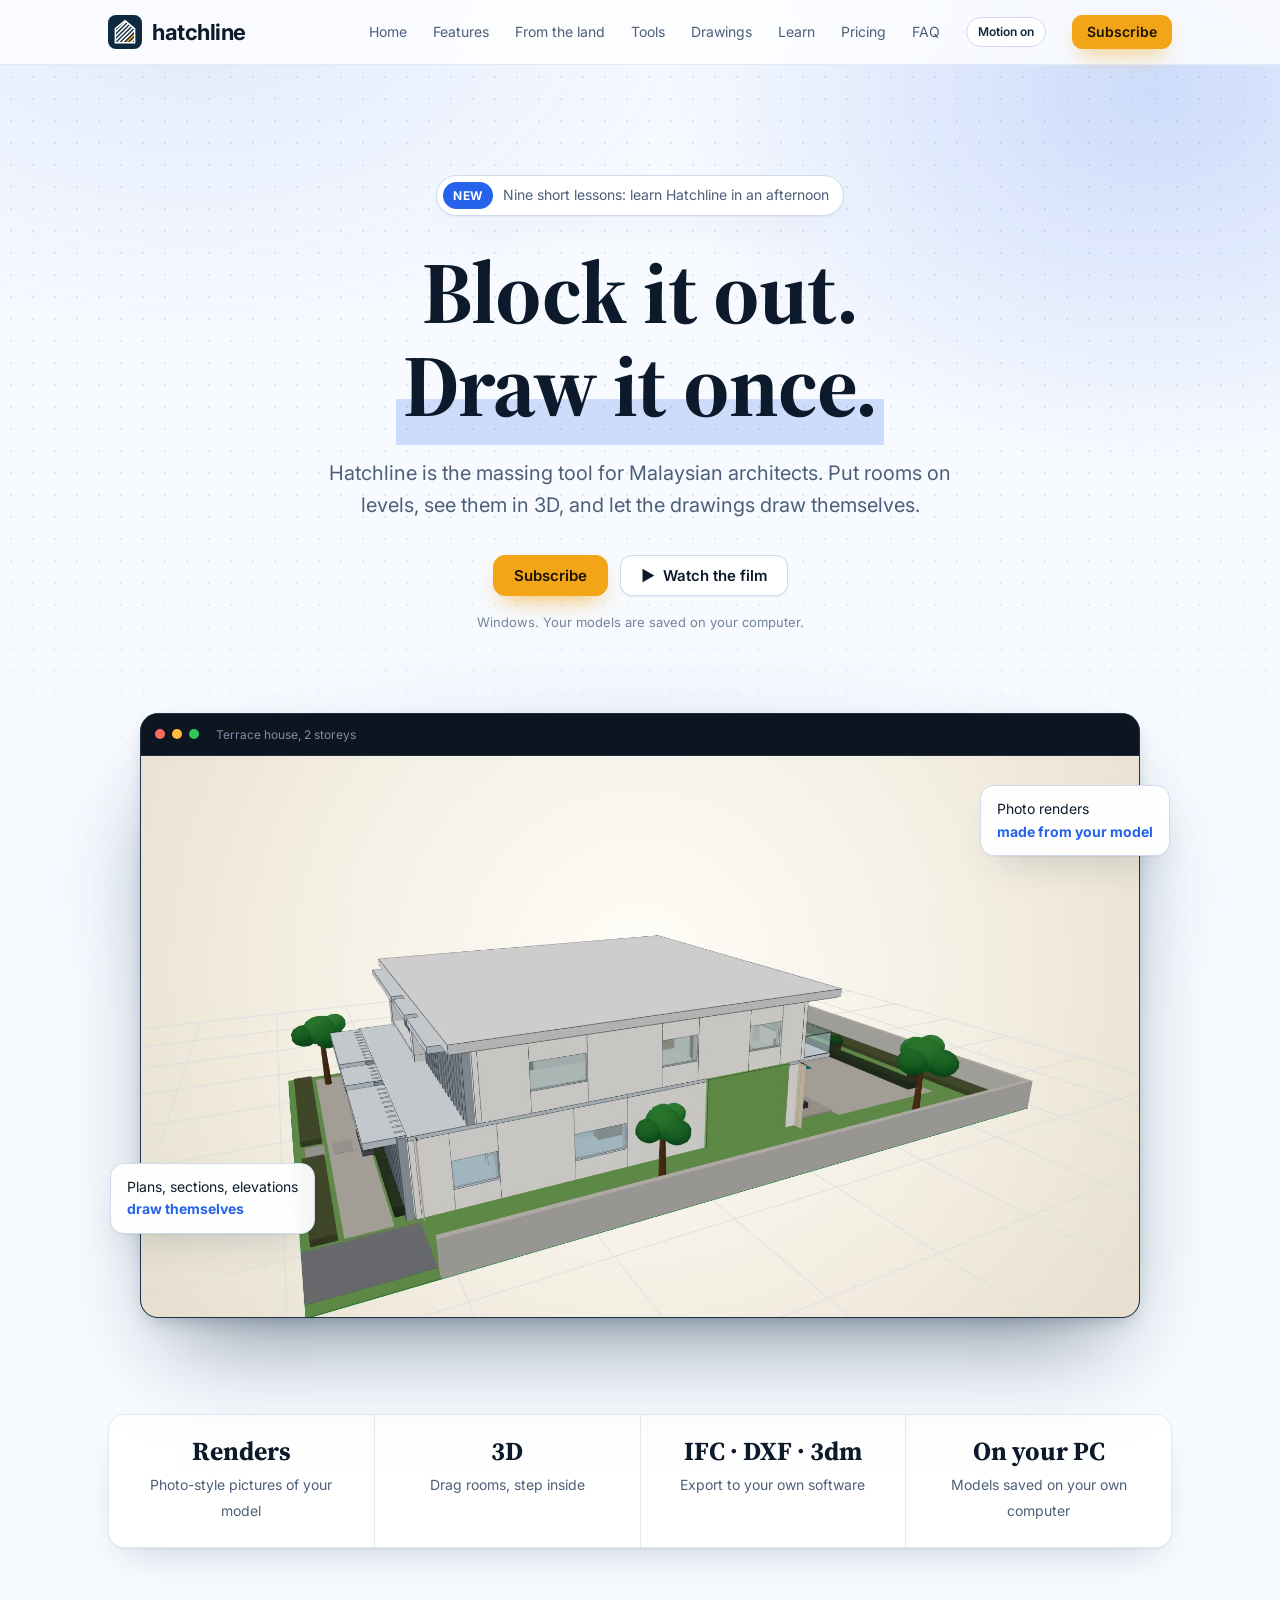
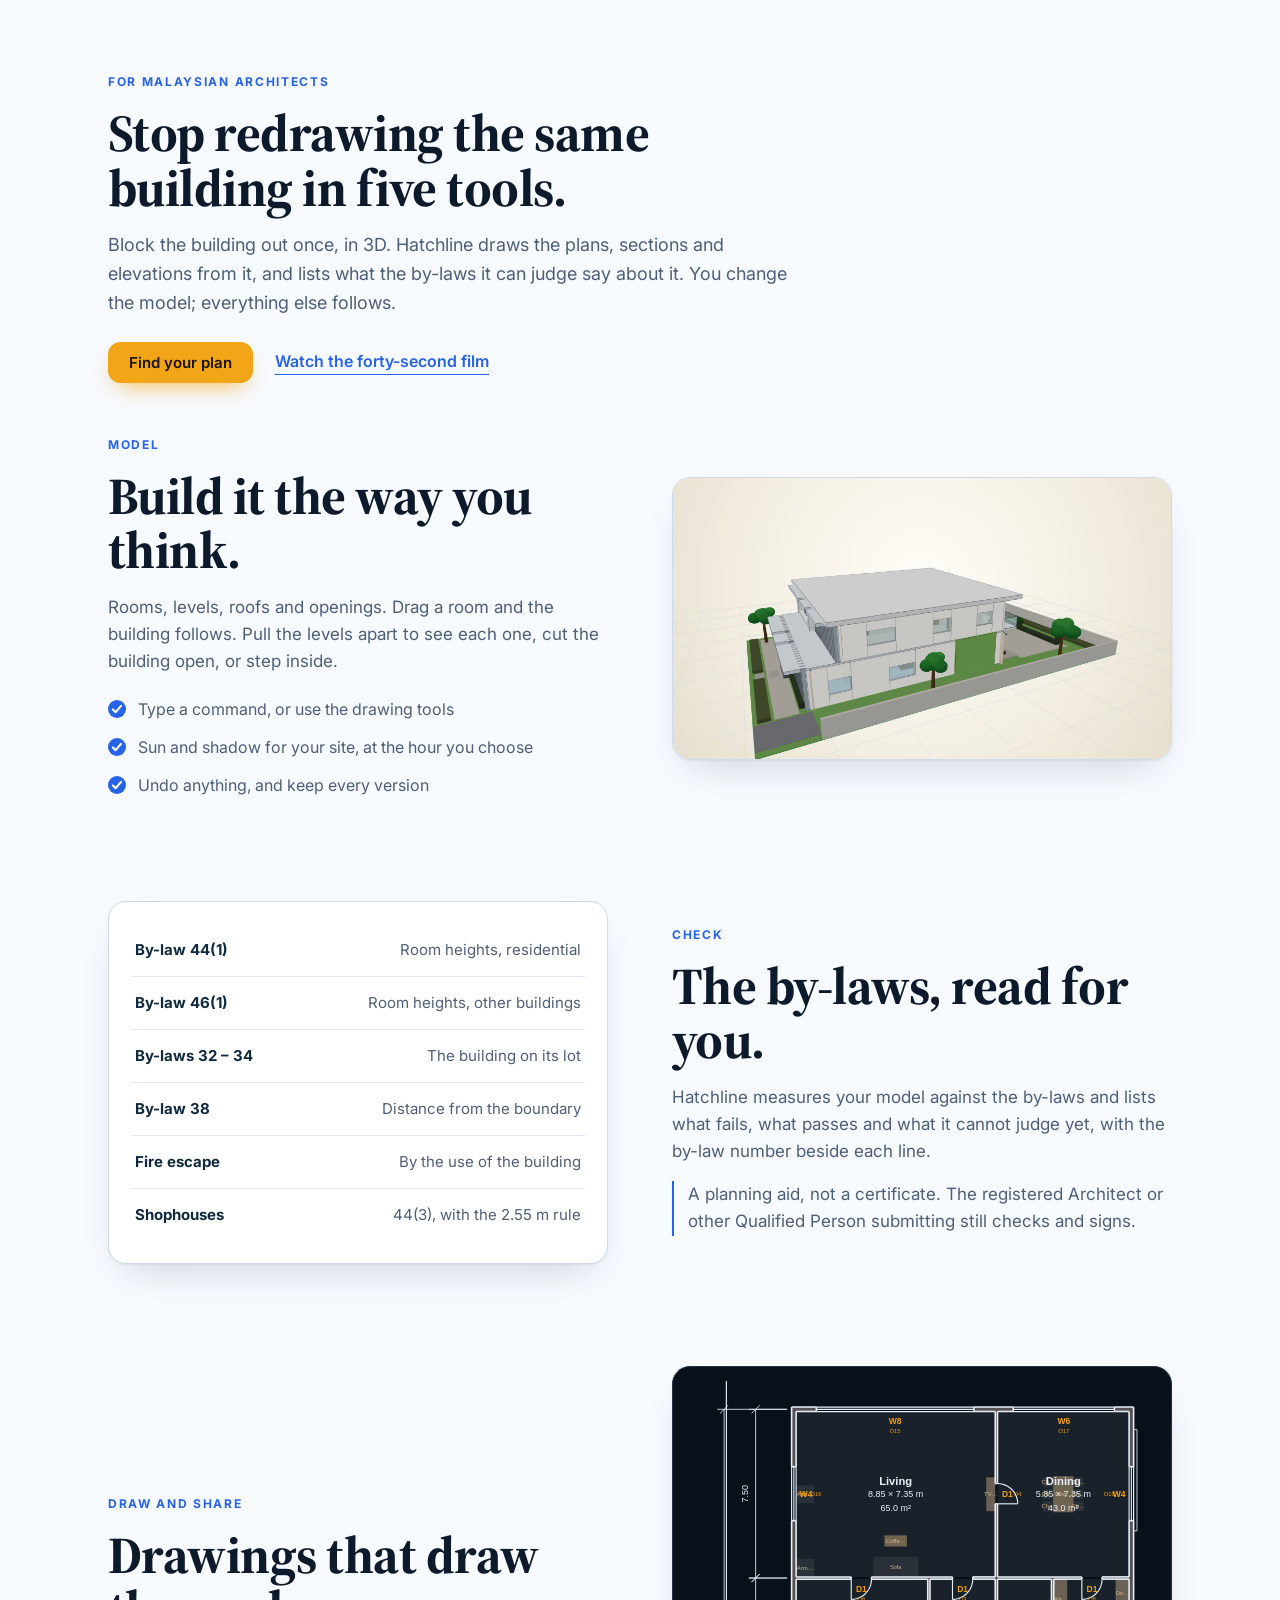
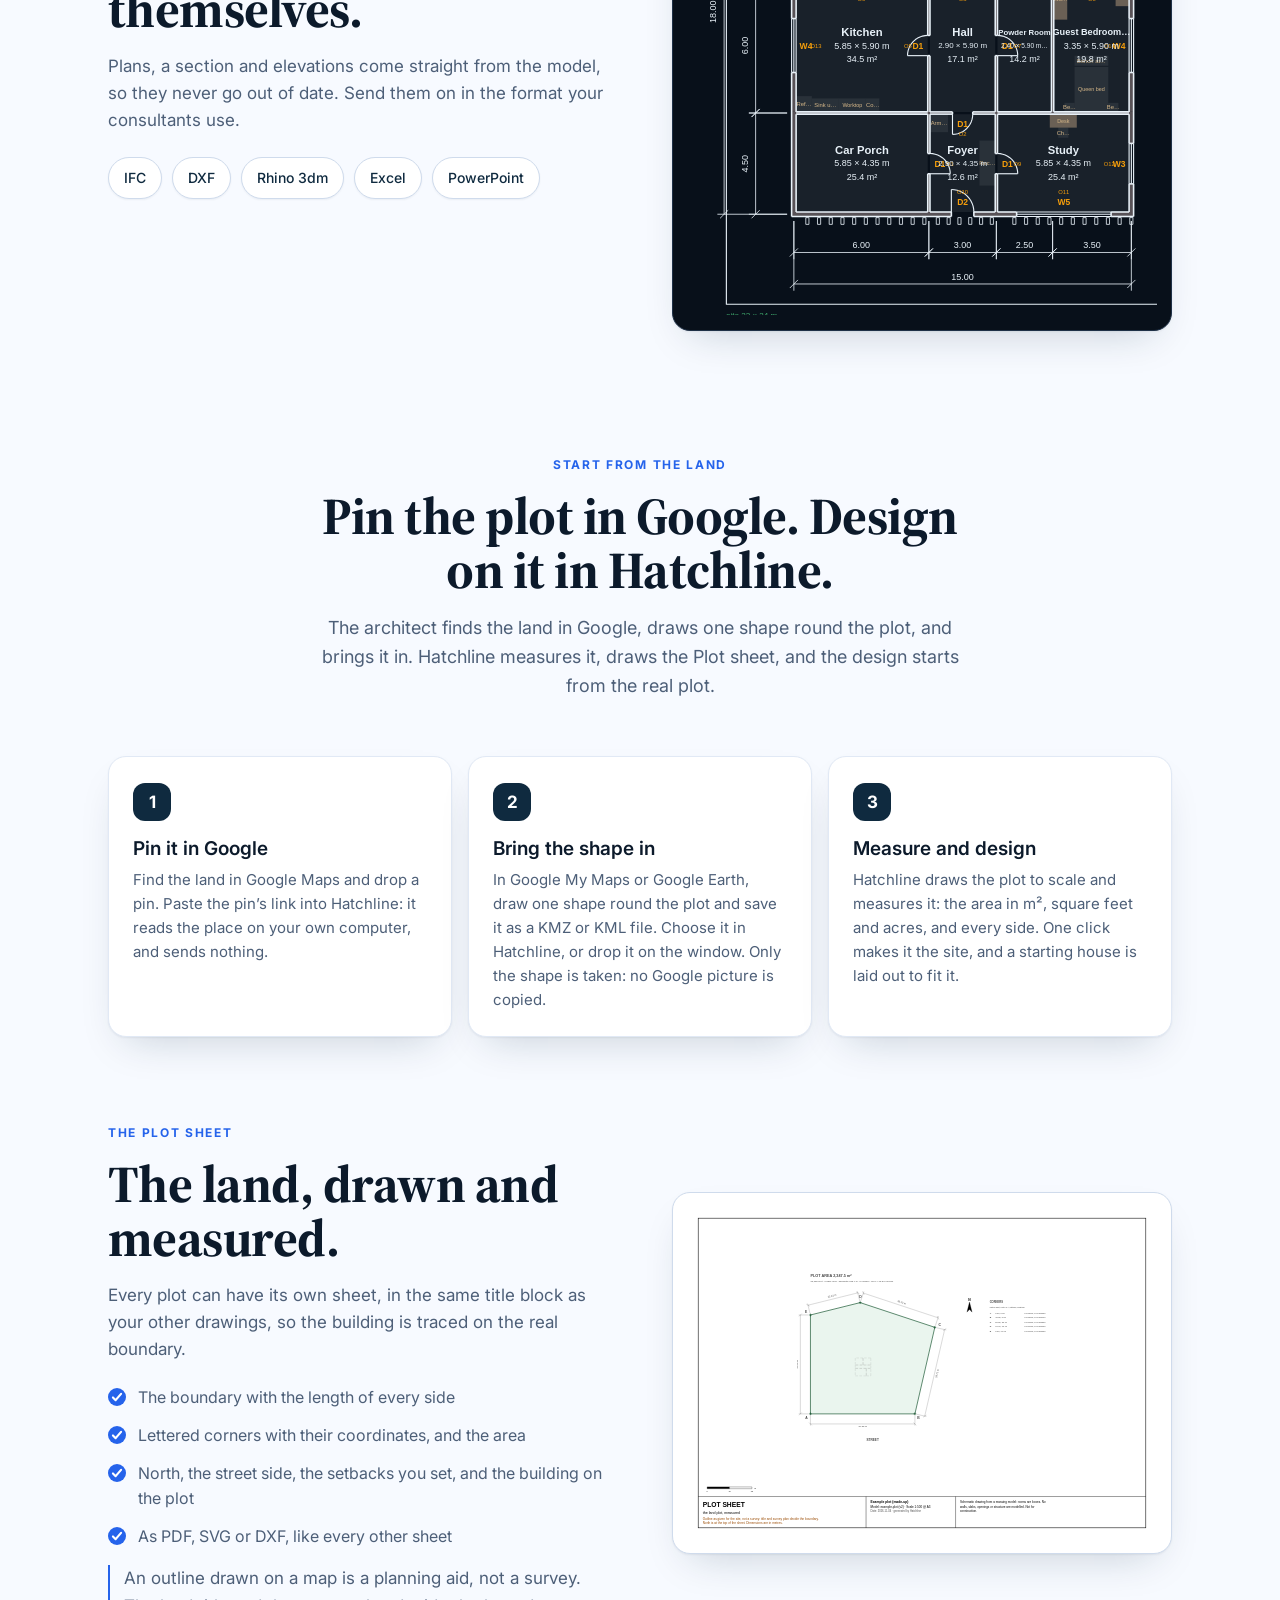
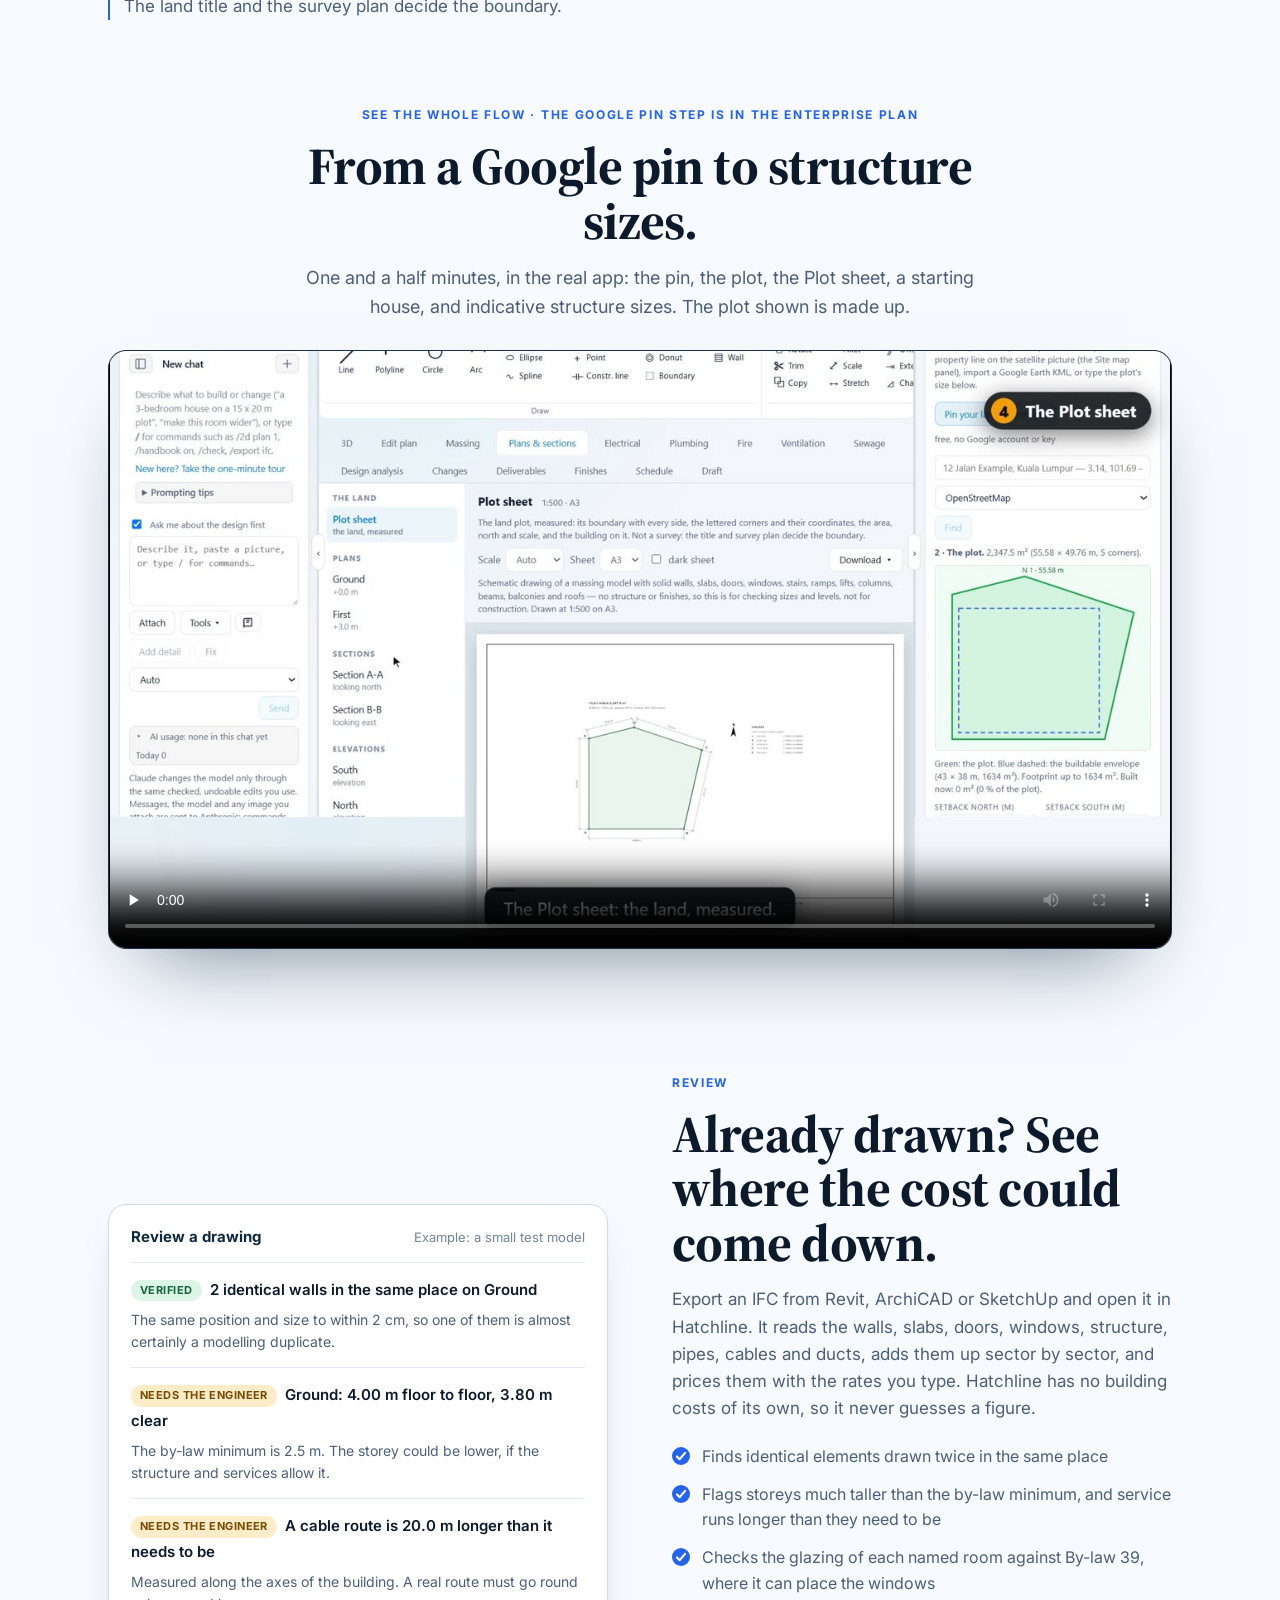
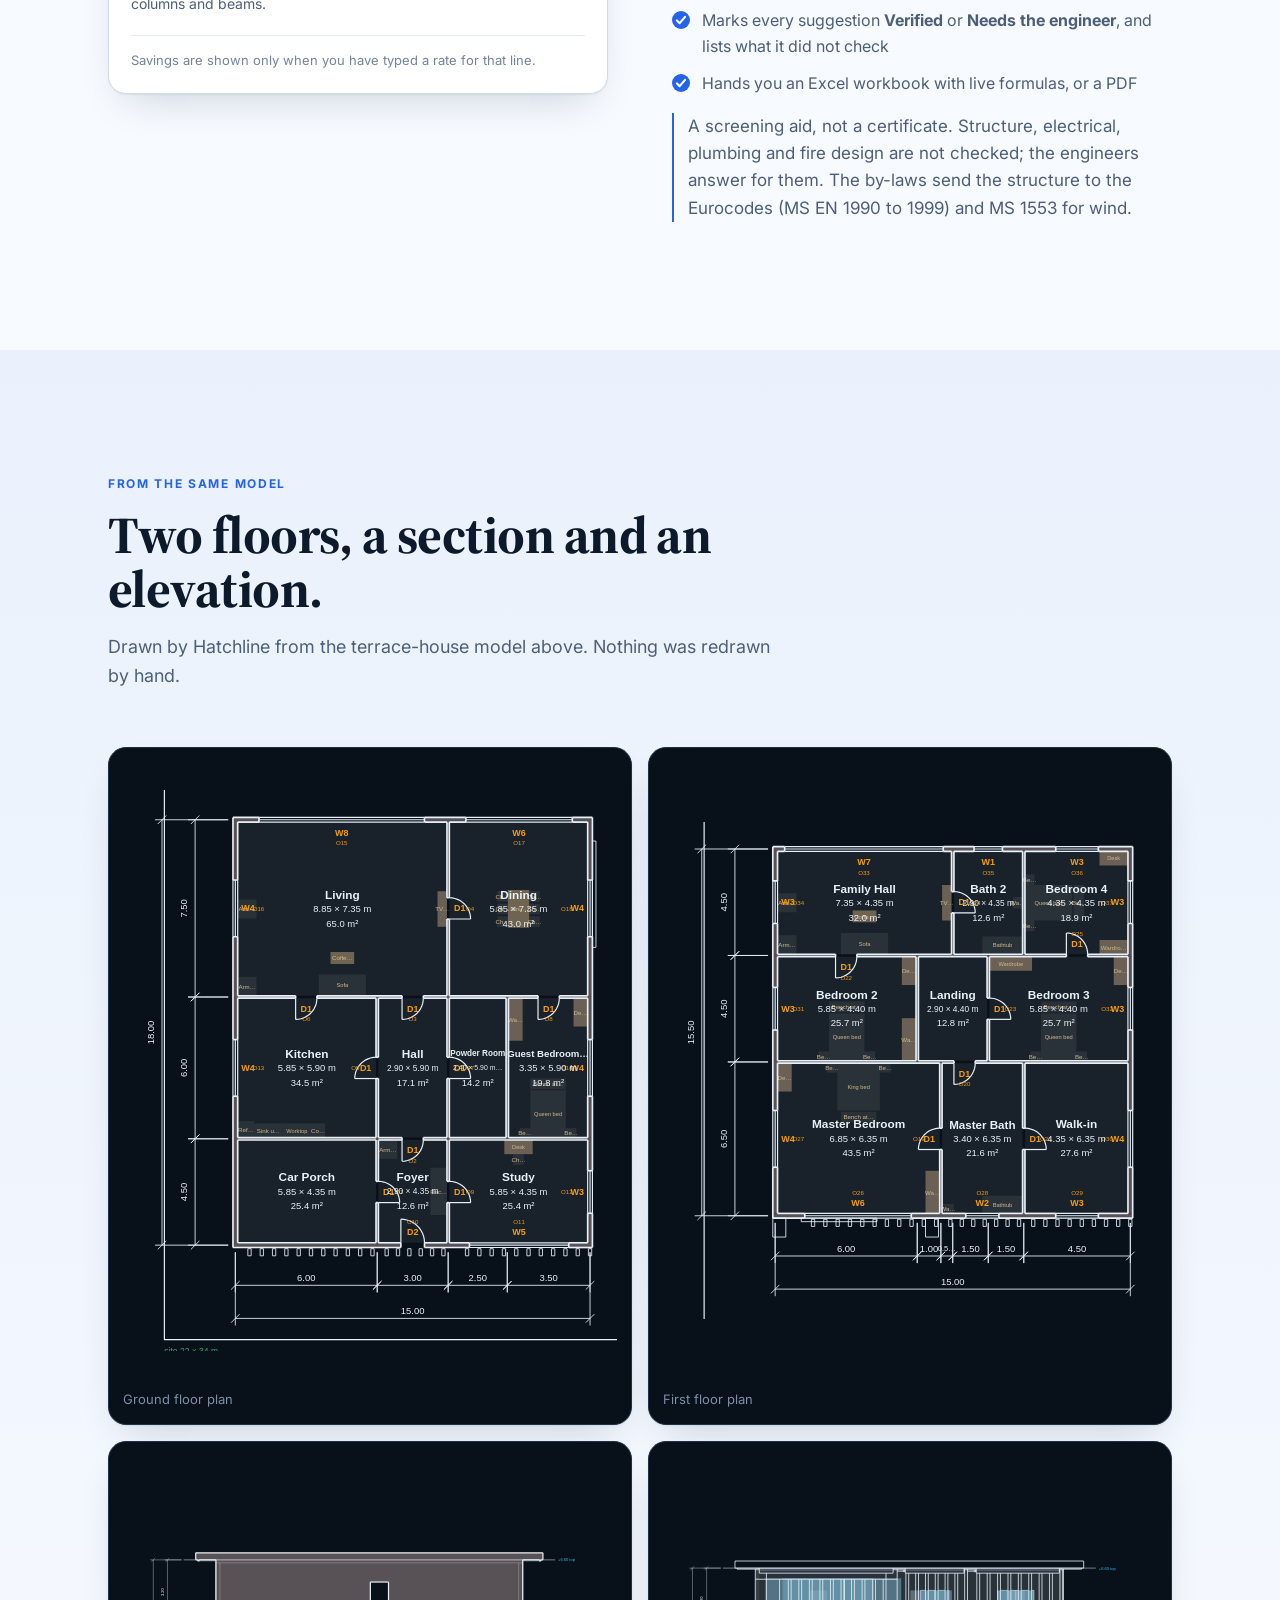
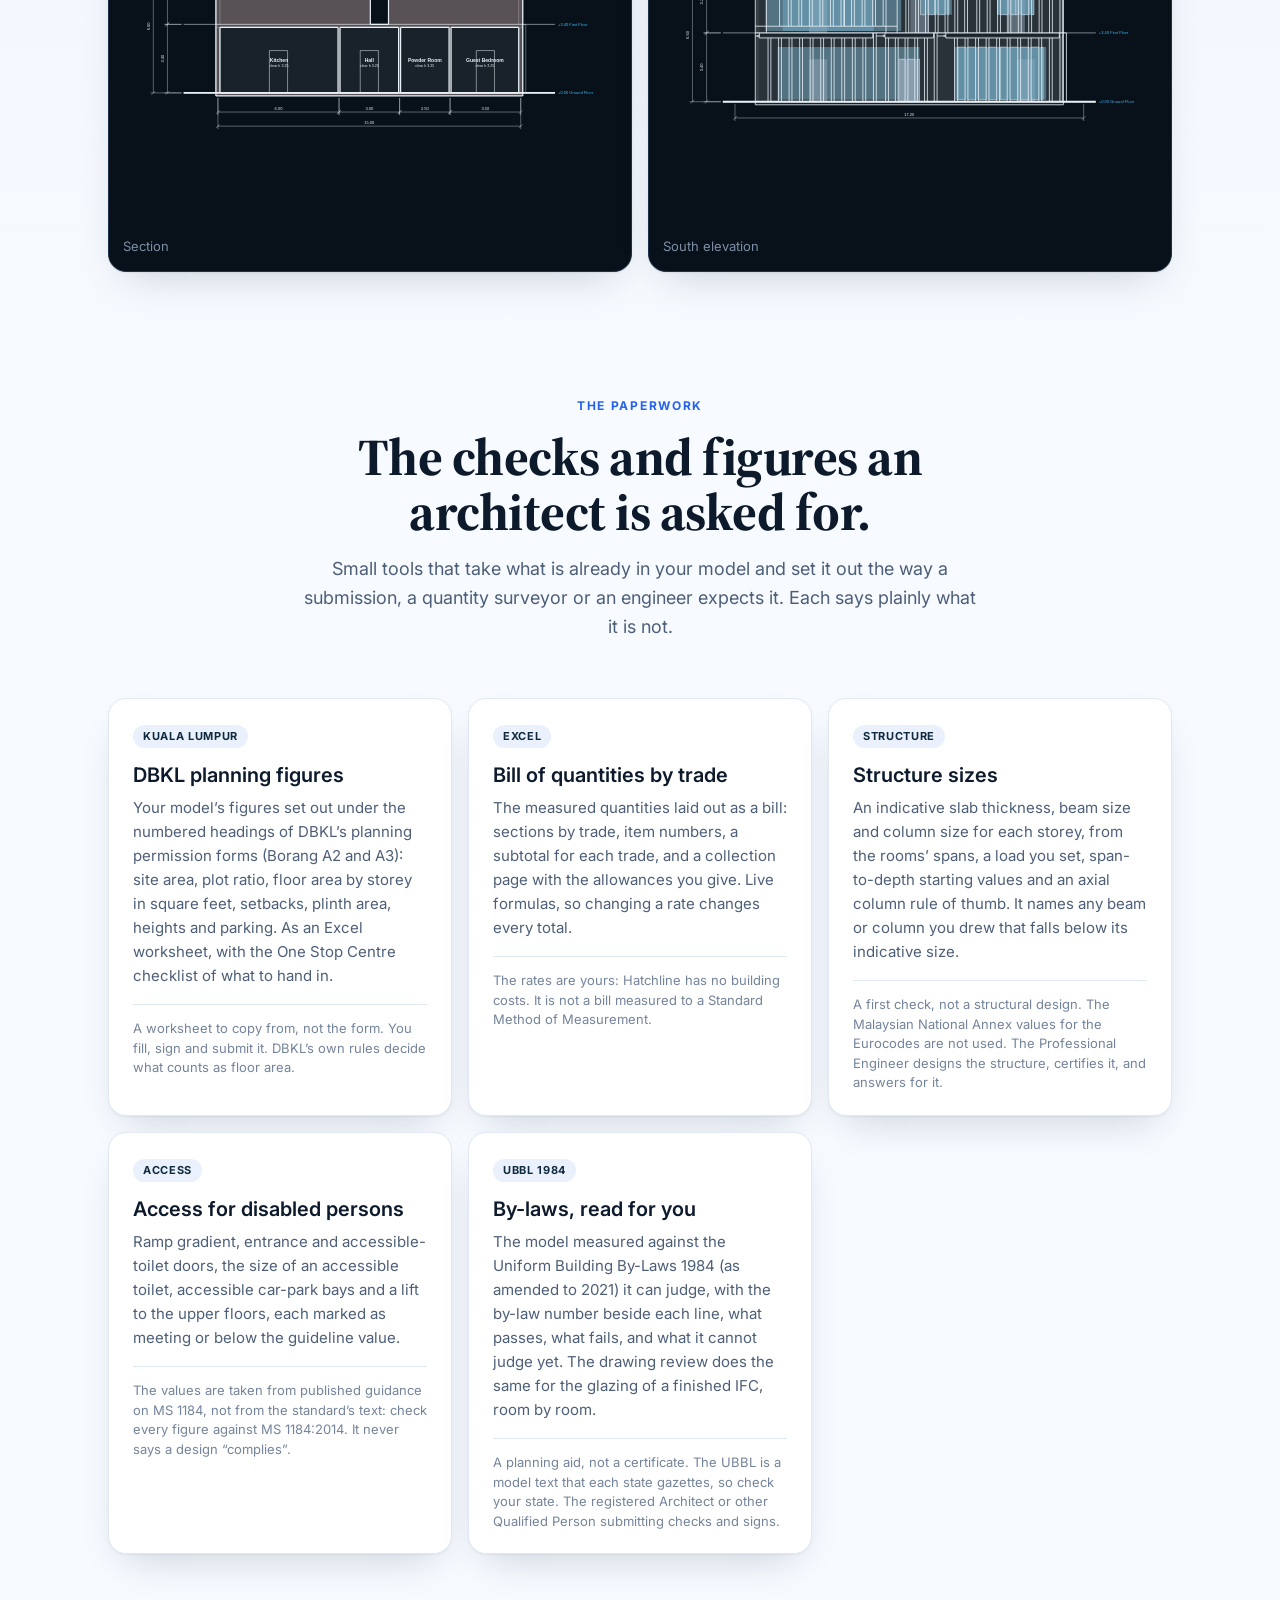
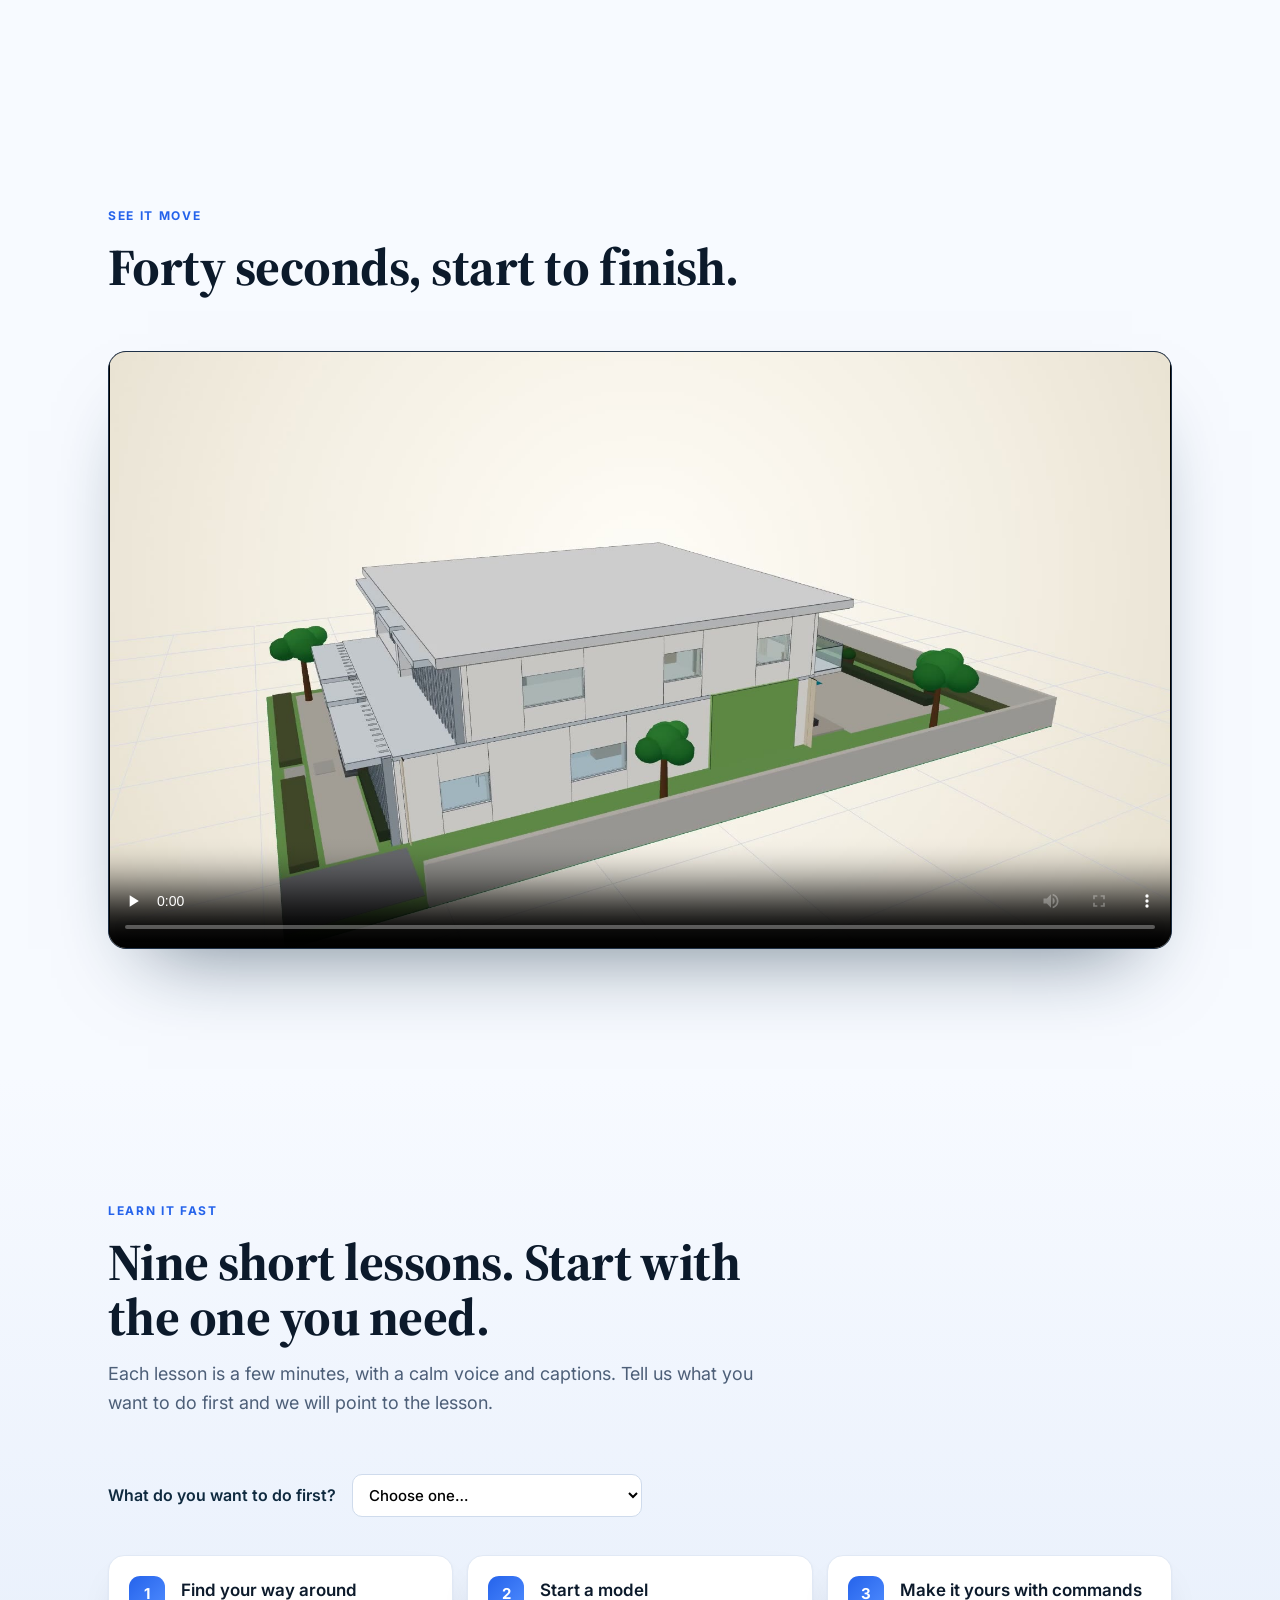
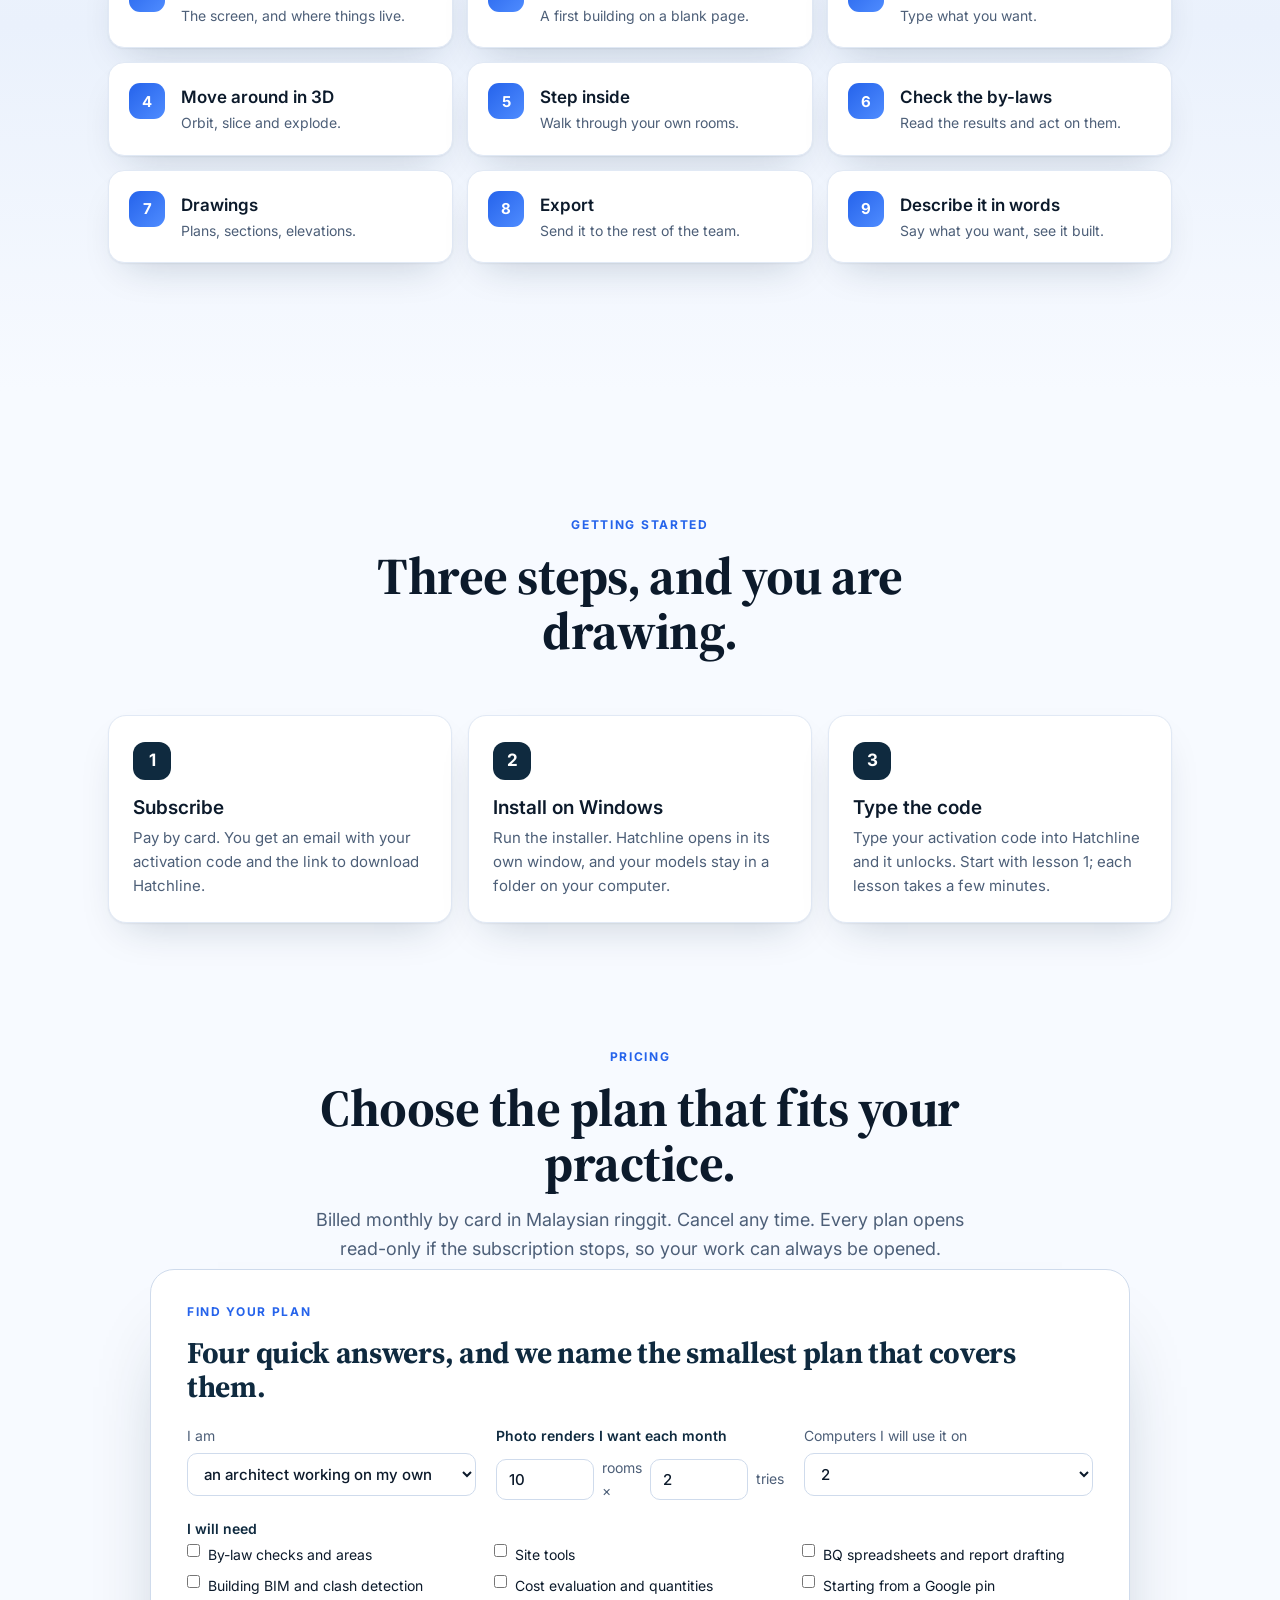
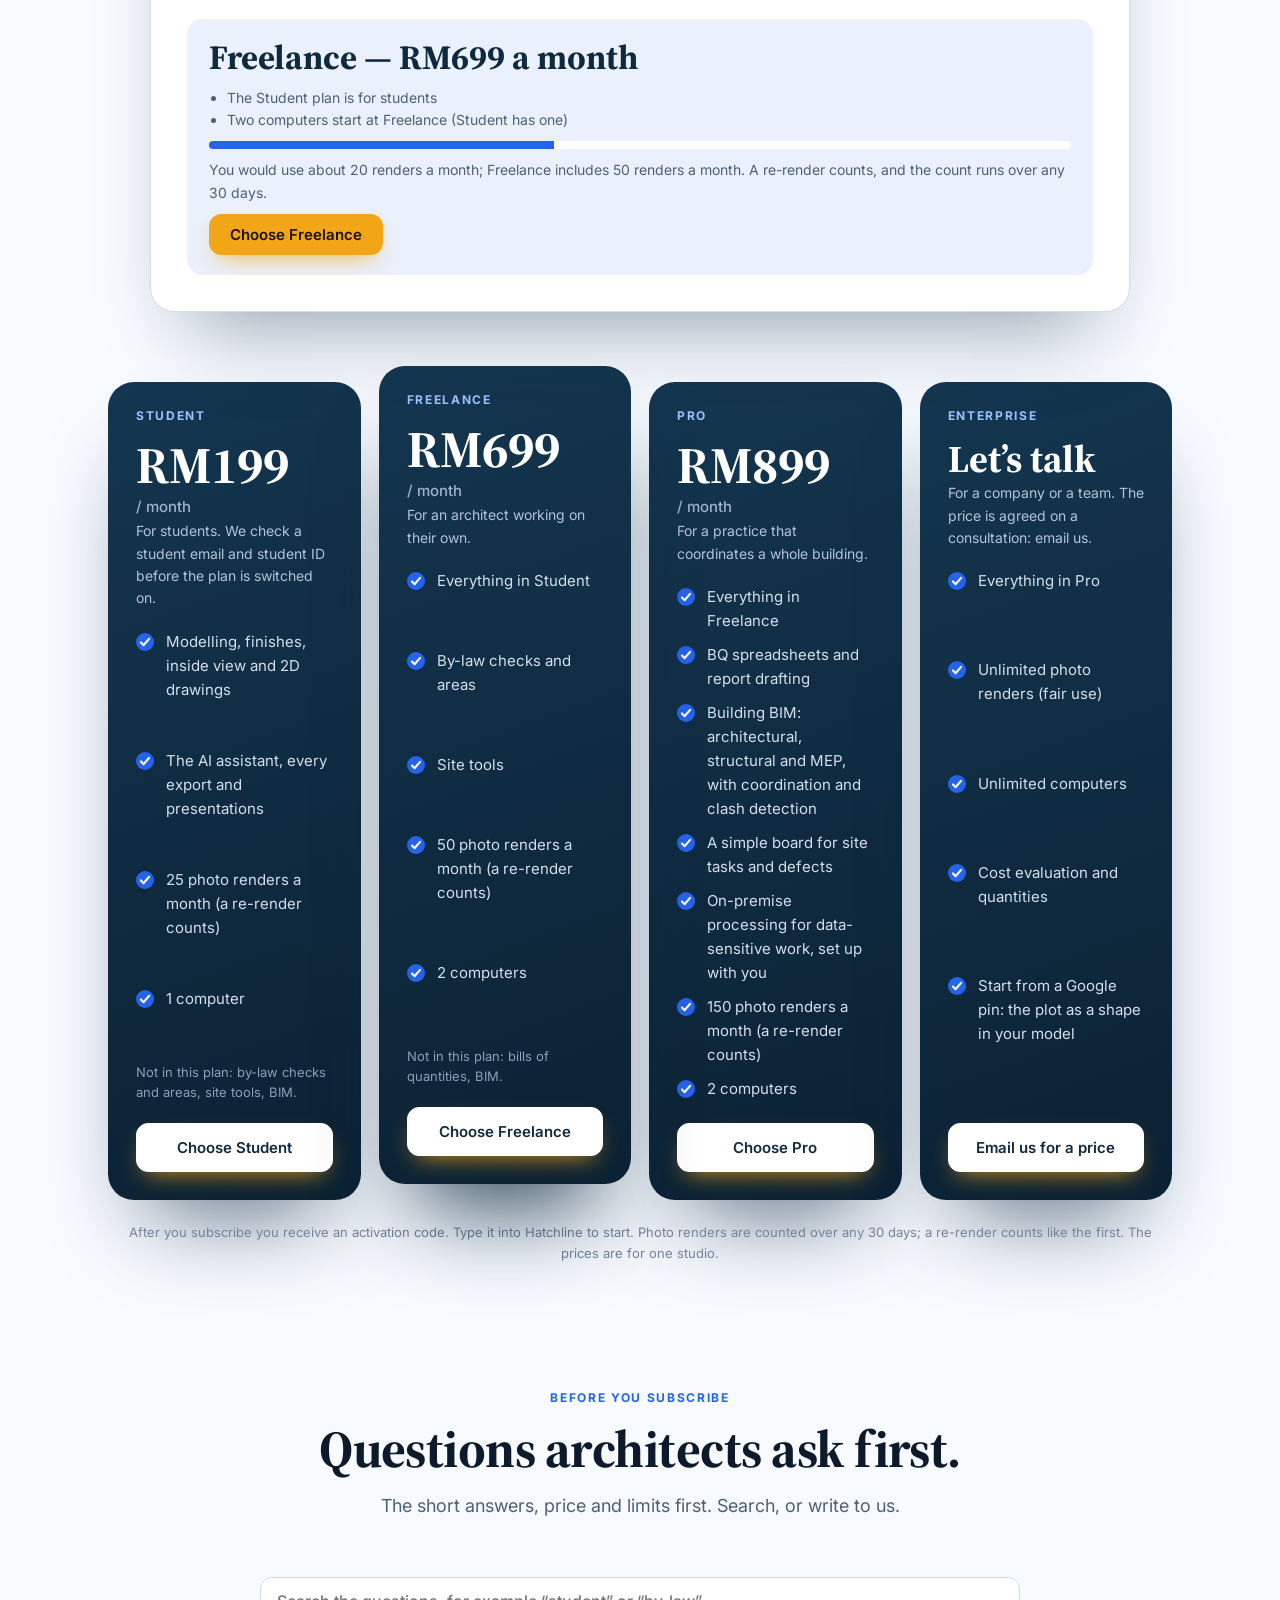
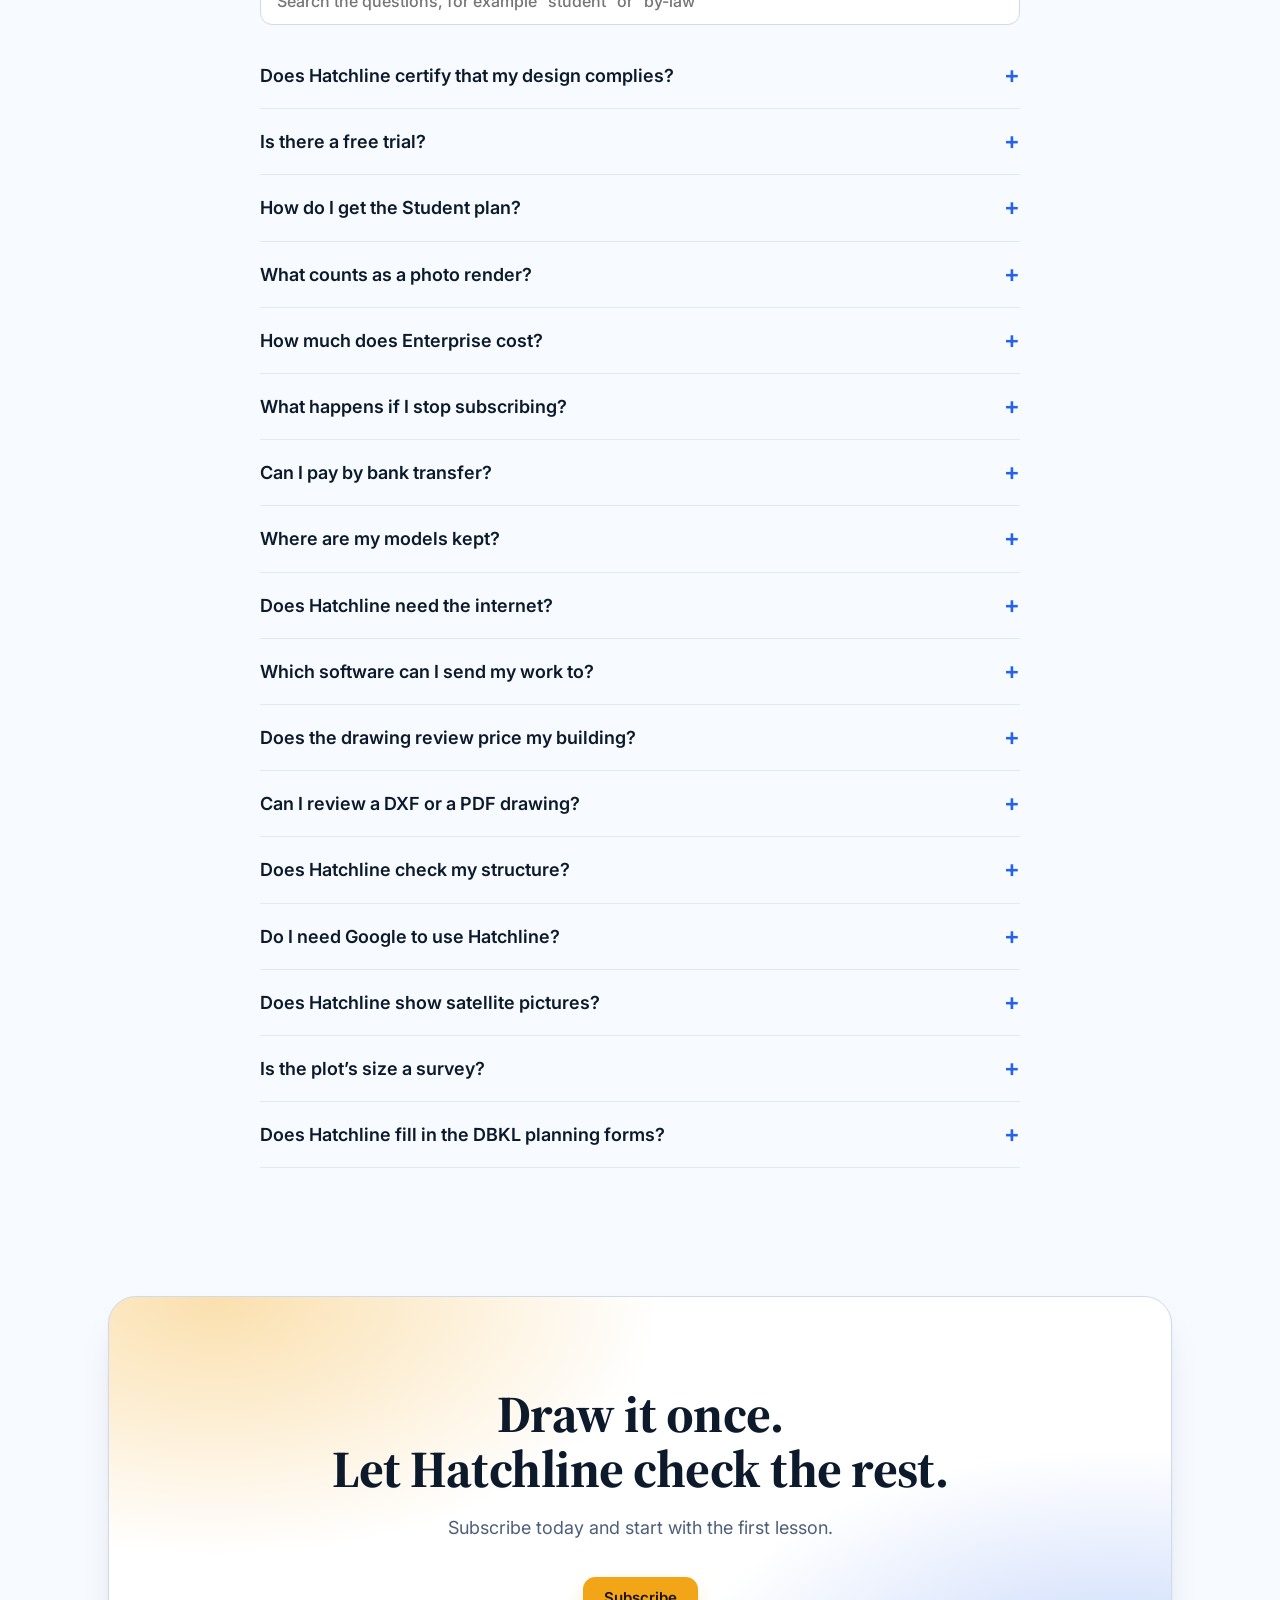
<file: index.html>
<!doctype html>
<html lang="en">
<head>
<meta charset="utf-8">
<meta name="viewport" content="width=device-width, initial-scale=1">
<title>Hatchline: massing and drawings for Malaysian architects</title>
<meta name="description" content="Block out a building in 3D, get plans, sections and elevations that draw themselves, and review a finished IFC drawing for where a cost could come down. Hatchline runs on your own Windows computer.">
<meta property="og:title" content="Hatchline">
<meta property="og:description" content="Massing and drawings for Malaysian architects.">
<link rel="canonical" href="https://hatchline.my/index.html">
<meta property="og:type" content="website">
<meta property="og:url" content="https://hatchline.my/index.html">
<meta property="og:site_name" content="Hatchline">
<meta property="og:image" content="https://hatchline.my/assets/og-share.jpg">
<meta property="og:image:width" content="1200">
<meta property="og:image:height" content="630">
<meta name="twitter:card" content="summary_large_image">
<meta name="twitter:image" content="https://hatchline.my/assets/og-share.jpg">
<meta name="theme-color" content="#f7faff">
<link rel="icon" type="image/svg+xml" href="assets/favicon.svg">
<link rel="preconnect" href="https://fonts.googleapis.com">
<link rel="preconnect" href="https://fonts.gstatic.com" crossorigin>
<link href="https://fonts.googleapis.com/css2?family=Inter:wght@400;500;600&family=Source+Serif+4:opsz,wght@8..60,600;8..60,700&display=swap" rel="stylesheet">
<script>try{if(localStorage.getItem('hatchline.motion')==='off')document.documentElement.dataset.motion='off'}catch(e){}</script>
<style>
:root{
  --bg:#f7faff; --bg2:#eaf1fc; --panel:#ffffff; --line:#e1e9f5; --line2:#cfdbec;
  --text:#0c1a2b; --muted:#4d5f78; --dim:#74849b; --accent:#f2a516; --accent-ink:#1b1200; --blue:#2563eb; --navy:#0f2a3f;
  --shadow:0 1px 2px rgba(15,42,63,.06),0 18px 40px -18px rgba(15,42,63,.22);
  --serif:"Source Serif 4",Georgia,"Times New Roman",serif; --sans:Inter,system-ui,-apple-system,"Segoe UI",Roboto,sans-serif;
  --gutter:clamp(16px,5vw,48px); --max:1160px;
}
*{box-sizing:border-box;margin:0}
html{scroll-behavior:smooth}
body{background:var(--bg);color:var(--text);font:400 16px/1.6 var(--sans);-webkit-font-smoothing:antialiased;overflow-x:hidden}
body{position:relative}
body::before{content:"";position:absolute;inset:0 0 auto;height:900px;z-index:-1;background:radial-gradient(60% 55% at 15% 0,rgba(37,99,235,.10),transparent 70%),radial-gradient(55% 60% at 90% 10%,rgba(37,99,235,.20),transparent 70%),radial-gradient(rgba(15,42,63,.09) 1px,transparent 1.2px) 0 0/22px 22px;-webkit-mask-image:linear-gradient(#000 55%,transparent);mask-image:linear-gradient(#000 55%,transparent)}
a{color:inherit;text-decoration:none}
img,video,svg{display:block;max-width:100%;height:auto}
.wrap{max-width:var(--max);margin:0 auto;padding:0 var(--gutter)}
h1,h2,h3{font-family:var(--serif);font-weight:700;line-height:1.05;letter-spacing:-.01em}
h1{font-size:clamp(40px,8vw,88px)}
h2{font-size:clamp(30px,5vw,52px)}
h3{font-size:22px;line-height:1.2}
p{color:var(--muted)}
.eyebrow{font:700 12px/1 var(--sans);letter-spacing:.14em;text-transform:uppercase;color:var(--blue);margin-bottom:18px}

/* nav */
nav{position:sticky;top:0;z-index:20;background:rgba(255,255,255,.78);backdrop-filter:blur(14px);border-bottom:1px solid var(--line)}
nav .wrap{display:flex;align-items:center;justify-content:space-between;height:64px;gap:16px}
.brand{display:flex;align-items:center;gap:10px;font:700 22px/1 var(--sans);letter-spacing:-.02em}
.brand img{width:34px;height:34px}
.links{display:flex;align-items:center;gap:26px;font-size:14px;color:var(--muted)}
.links a:hover{color:var(--text)}
.btn{display:inline-flex;align-items:center;gap:8px;padding:12px 20px;border-radius:12px;font:600 15px/1 var(--sans);border:1px solid var(--line2);background:var(--panel);color:var(--text);cursor:pointer;transition:transform .15s,border-color .15s,background .15s}
.btn{box-shadow:0 1px 2px rgba(15,42,63,.08)}
.btn:hover{border-color:#8aa3c6;transform:translateY(-1px)}
.btn.primary{background:var(--accent);border-color:var(--accent);color:var(--accent-ink)}
.btn.primary{box-shadow:0 10px 24px -10px rgba(242,165,22,.9)}
.btn.primary:hover{background:#ffb72e}
.btn.small{padding:9px 14px;font-size:14px;border-radius:10px}
@media(max-width:760px){.links a:not(.btn){display:none}}

/* hero */
.hero{padding:clamp(48px,9vw,110px) 0 0;text-align:center}
.pill{display:inline-flex;align-items:center;gap:10px;padding:6px 14px 6px 6px;border-radius:99px;border:1px solid var(--line2);background:var(--panel);font-size:14px;color:var(--muted);margin-bottom:30px}
.pill{box-shadow:var(--shadow)}
.pill b{background:var(--blue);color:#fff;border-radius:99px;padding:4px 10px;font-size:12px;letter-spacing:.04em}
.hero h1 mark{background:linear-gradient(transparent 62%,rgba(37,99,235,.20) 62%);color:inherit;padding:0 .08em}
.hero p.lead{max-width:640px;margin:26px auto 0;font-size:clamp(17px,2.2vw,20px)}
.cta{display:flex;gap:12px;justify-content:center;flex-wrap:wrap;margin-top:34px}
.note{font-size:13px;color:var(--dim);margin-top:16px}
.stage{position:relative;margin:clamp(40px,7vw,80px) auto 0;max-width:1000px}
.stage::before{content:"";position:absolute;inset:-6% -8% auto;height:70%;background:radial-gradient(closest-side,rgba(37,99,235,.25),transparent);filter:blur(30px);z-index:-1}
.window{border:1px solid #1f3147;border-radius:18px;overflow:hidden;background:#0a1019;box-shadow:0 50px 90px -35px rgba(15,42,63,.55),0 8px 20px -8px rgba(15,42,63,.3)}
.bar{display:flex;align-items:center;gap:7px;padding:11px 14px;border-bottom:1px solid #1c2a3d;background:#0d1520}
.bar i{width:10px;height:10px;border-radius:50%;background:#ff6b5e}
.bar i:nth-child(2){background:#ffbd3d}.bar i:nth-child(3){background:#2fc65a}
.bar span{margin-left:10px;font-size:12px;color:#7d8ea6}
.window img{width:100%;aspect-ratio:16/9;object-fit:cover}
.chip{position:absolute;display:flex;align-items:center;gap:10px;padding:12px 16px;border-radius:14px;background:rgba(255,255,255,.95);border:1px solid var(--line2);backdrop-filter:blur(8px);font-size:14px;text-align:left;box-shadow:var(--shadow);color:var(--text)}
.chip em{font-style:normal;color:var(--blue);font-weight:700}
.chip.a{left:-3%;bottom:14%}
.chip.b{right:-3%;top:12%}
@media(max-width:760px){.chip{display:none}.stage::before{inset:-6% 0 auto}}

/* facts */
.facts{display:grid;grid-template-columns:repeat(4,1fr);gap:1px;background:var(--line);border:1px solid var(--line);border-radius:16px;overflow:hidden;margin-top:clamp(56px,8vw,96px)}
.facts{box-shadow:var(--shadow)}
.facts div{background:#fff;padding:22px 22px 24px}
.facts b{display:block;font:700 26px/1.1 var(--serif);margin-bottom:6px}
.facts span{font-size:14px;color:var(--muted)}
@media(max-width:820px){.facts{grid-template-columns:1fr 1fr}}

/* sections */
section{padding:clamp(64px,10vw,130px) 0}
.head{max-width:680px;margin-bottom:clamp(32px,5vw,56px)}
.head p{margin-top:16px;font-size:18px}
.split{display:grid;grid-template-columns:1fr 1fr;gap:clamp(28px,5vw,72px);align-items:center}
.split.flip .copy{order:2}
@media(max-width:860px){.split{grid-template-columns:1fr}.split.flip .copy{order:0}}
.copy p{margin-top:16px;font-size:17px}
.copy ul{margin:22px 0 0;padding:0;list-style:none;display:grid;gap:12px}
.copy li{display:flex;gap:12px;color:var(--muted);font-size:16px}
.copy li::before{content:"";flex:none;width:18px;height:18px;margin-top:3px;border-radius:50%;background:var(--blue) url("data:image/svg+xml,%3Csvg xmlns='http://www.w3.org/2000/svg' viewBox='0 0 20 20'%3E%3Cpath d='M5.5 10.5l3 3 6-7' fill='none' stroke='%23ffffff' stroke-width='2.4' stroke-linecap='round' stroke-linejoin='round'/%3E%3C/svg%3E") center/100%}
.card{border:1px solid var(--line2);border-radius:18px;background:var(--panel);overflow:hidden;box-shadow:var(--shadow)}
.card.dark{background:#08101a;border-color:#1f3147}
.card.pad{padding:22px}

/* by-law panel */
.laws{display:grid;gap:0}
.laws div{display:flex;justify-content:space-between;gap:16px;padding:14px 4px;border-bottom:1px solid var(--line);font-size:15px}
.laws div:last-child{border:0}
.laws b{font-weight:700;white-space:nowrap;color:var(--navy)}
.laws span{color:var(--muted);text-align:right}
.disclaimer{margin-top:18px;font-size:14px;color:var(--muted);border-left:2px solid var(--blue);padding-left:14px}

/* drawings */
.board{display:grid;grid-template-columns:1fr 1fr;gap:16px}
.board .card{padding:14px;background:#08101a;border-color:#1f3147}
.board svg,.board img{width:100%;height:auto;aspect-ratio:4/3;object-fit:contain}
.board .tall img{aspect-ratio:4/5}
.plan-one img{max-height:540px;width:100%;object-fit:contain}
.board .cap{font-size:13px;color:#7d8ea6;margin-top:10px;display:flex;justify-content:space-between}
@media(max-width:700px){.board{grid-template-columns:1fr}}

/* formats */
.formats{display:flex;flex-wrap:wrap;gap:10px;margin-top:22px}
.formats span{padding:9px 15px;border-radius:99px;border:1px solid var(--line2);background:#fff;font-size:14px;font-weight:500;color:var(--navy);box-shadow:0 1px 2px rgba(15,42,63,.06)}

/* lessons */
.lessons{display:grid;grid-template-columns:repeat(3,1fr);gap:14px}
.lesson{display:flex;gap:16px;align-items:flex-start;padding:20px;border:1px solid var(--line);border-radius:16px;background:#fff;box-shadow:var(--shadow);transition:transform .15s,border-color .15s}
.lesson:hover{border-color:#9db6dc;transform:translateY(-2px)}
.lesson b{flex:none;width:36px;height:36px;display:grid;place-items:center;border-radius:11px;background:linear-gradient(135deg,var(--blue),#4f8cff);color:#fff;font:700 15px/1 var(--sans)}
.lesson h3{font:600 17px/1.3 var(--sans);margin:3px 0 4px;letter-spacing:0}
.lesson p{font-size:14px}
@media(max-width:900px){.lessons{grid-template-columns:1fr 1fr}}
@media(max-width:560px){.lessons{grid-template-columns:1fr}}

/* film */
.film video{width:100%;border-radius:18px;border:1px solid #1f3147;background:#000;aspect-ratio:16/9;box-shadow:0 40px 80px -40px rgba(15,42,63,.6)}

/* pricing */
.plans{display:grid;grid-template-columns:repeat(4,1fr);gap:18px;max-width:1220px;margin:0 auto}
.plans .price{max-width:none;text-align:left;padding:28px;display:flex;flex-direction:column}
.plans .price .amount{font-size:clamp(38px,4vw,52px)}
.plans .price .amount small{display:block;font-size:15px;margin-top:6px}
.plans .price ul{margin:20px 0 22px;gap:10px;font-size:15px;flex:1}
.plans .price .for{font-size:14px;margin:0}
.plans .price .no{font-size:13px;color:#8aa0bb;margin:-8px 0 20px}
.plans .price.feature{transform:translateY(-16px);box-shadow:0 60px 90px -36px rgba(15,42,63,.85)}
.plans .price .btn{background:#fff;border-color:#fff;color:var(--navy)}
@media(max-width:1060px){.plans .price.feature{transform:none}}
@media(max-width:1060px){.plans{grid-template-columns:repeat(2,1fr)}}
@media(max-width:600px){.plans{grid-template-columns:1fr}}
.price{max-width:520px;margin:0 auto;text-align:center;padding:clamp(28px,5vw,44px);border-radius:26px;background:linear-gradient(160deg,#143650,#0b2133);color:#fff;box-shadow:0 50px 90px -40px rgba(15,42,63,.7)}
.price p{color:#b4c4d8}
.price .eyebrow{color:#9cc1ff}
.price .amount{font:700 clamp(54px,9vw,76px)/1 var(--serif);margin:18px 0 4px}
.price .amount small{font:500 18px var(--sans);color:#9fb3cc}
.price ul{list-style:none;padding:0;margin:26px 0 30px;display:grid;gap:12px;text-align:left}
.price li{display:flex;gap:12px;color:#d5e0ee}
.price li::before{content:"";flex:none;width:18px;height:18px;margin-top:3px;border-radius:50%;background:var(--blue) url("data:image/svg+xml,%3Csvg xmlns='http://www.w3.org/2000/svg' viewBox='0 0 20 20'%3E%3Cpath d='M5.5 10.5l3 3 6-7' fill='none' stroke='%23ffffff' stroke-width='2.4' stroke-linecap='round' stroke-linejoin='round'/%3E%3C/svg%3E") center/100%}
.price .btn{width:100%;justify-content:center;padding:16px}

/* drawing review */
.rv-card{padding:22px}
.rv-card .rv-title{display:flex;justify-content:space-between;gap:12px;align-items:baseline;flex-wrap:wrap;font-size:13px;color:var(--dim);margin-bottom:14px}
.rv-card .rv-title b{font:700 15px/1.2 var(--sans);color:var(--navy)}
.rv-row{padding:14px 0;border-top:1px solid var(--line)}
.rv-row p{font-size:14px;margin-top:6px}
.rv-row .t{font:600 15px/1.35 var(--sans);color:var(--text)}
.rv-tag{display:inline-block;margin-right:8px;padding:3px 9px;border-radius:99px;font:700 11px/1.4 var(--sans);letter-spacing:.04em;text-transform:uppercase;vertical-align:1px}
.rv-tag.ok{background:#dcf5e6;color:#14663a}
.rv-tag.eng{background:#fdecc8;color:#7a4a00}
.rv-foot{margin-top:6px;padding-top:14px;border-top:1px solid var(--line);font-size:13px;color:var(--dim)}

/* steps */
.steps{display:grid;grid-template-columns:repeat(3,1fr);gap:16px;counter-reset:s}
.step{position:relative;padding:26px 24px 24px;border:1px solid var(--line);border-radius:18px;background:#fff;box-shadow:var(--shadow)}
.step::before{counter-increment:s;content:counter(s);display:grid;place-items:center;width:38px;height:38px;border-radius:12px;background:var(--navy);color:#fff;font:700 17px/1 var(--sans);margin-bottom:16px}
.step h3{font:600 19px/1.3 var(--sans);letter-spacing:0;margin-bottom:6px}
.step p{font-size:15px}
@media(max-width:860px){.steps{grid-template-columns:1fr}}

/* tools */
.tools{display:grid;grid-template-columns:repeat(3,1fr);gap:16px}
.tool{display:flex;flex-direction:column;padding:26px 24px 22px;border:1px solid var(--line);border-radius:18px;background:#fff;box-shadow:var(--shadow)}
.tool .tag{align-self:flex-start;margin-bottom:14px;padding:4px 10px;border-radius:99px;background:var(--bg2);color:var(--navy);font:700 11px/1.4 var(--sans);letter-spacing:.06em;text-transform:uppercase}
.tool h3{font:600 20px/1.3 var(--sans);letter-spacing:0;margin-bottom:8px}
.tool p{font-size:15px}
.tool .limit{margin-top:auto;padding-top:14px;border-top:1px solid var(--line);font-size:13px;line-height:1.5;color:var(--dim)}
.tool p + .limit{margin-top:16px}
@media(max-width:900px){.tools{grid-template-columns:1fr 1fr}}
@media(max-width:560px){.tools{grid-template-columns:1fr}}

/* faq */
.faq{max-width:760px;margin:0 auto}
details{border-bottom:1px solid var(--line);padding:20px 0}
summary{cursor:pointer;font:600 18px/1.4 var(--sans);list-style:none;display:flex;justify-content:space-between;gap:16px}
summary::after{content:"+";color:var(--blue);font-size:24px;line-height:1}
details[open] summary::after{content:"\2212"}
summary::-webkit-details-marker{display:none}
details p{margin-top:12px}

/* closing + footer */
.closing{text-align:center;border-radius:28px;padding:clamp(40px,8vw,90px) var(--gutter);background:radial-gradient(60% 90% at 10% 0,rgba(242,165,22,.35),transparent 70%),radial-gradient(60% 90% at 95% 100%,rgba(37,99,235,.28),transparent 70%),#fff;border:1px solid var(--line2);box-shadow:var(--shadow)}
.closing p{max-width:520px;margin:18px auto 0;font-size:18px}
footer{border-top:1px solid var(--line);padding:36px 0 56px;color:var(--dim);font-size:14px}
footer .wrap{display:flex;justify-content:space-between;gap:20px;flex-wrap:wrap}
footer a:hover{color:var(--text)}
.sr{position:absolute;left:-9999px}
:focus-visible{outline:2px solid var(--blue);outline-offset:3px;border-radius:6px}
@media(prefers-reduced-motion:reduce){*{transition:none!important;scroll-behavior:auto!important}}

/* the motion switch, the plan finder, the lesson picker, the question search */
html[data-motion=off] *,html[data-motion=off] *::before,html[data-motion=off] *::after{transition:none!important;animation:none!important;scroll-behavior:auto!important}
.motion{font:600 12px/1 var(--sans);padding:8px 11px;border-radius:99px;border:1px solid var(--line2);background:#fff;color:var(--navy);cursor:pointer}
.motion[aria-pressed=true]{background:var(--navy);color:#fff;border-color:var(--navy)}
.cta-row{display:flex;flex-wrap:wrap;gap:14px 22px;align-items:center;margin-top:24px}
.cta-row .link{font-weight:600;color:var(--blue);border-bottom:1px solid currentColor}
.finder{position:relative;z-index:2;max-width:980px;margin:clamp(-60px,-4vw,-30px) auto clamp(40px,6vw,70px);padding:clamp(22px,3.4vw,36px);border-radius:24px;background:#fff;border:1px solid var(--line2);box-shadow:0 50px 80px -40px rgba(15,42,63,.45)}
.finder h3{font:700 clamp(22px,2.6vw,30px)/1.15 var(--serif);margin:0 0 20px;color:var(--navy)}
.fgrid{display:grid;grid-template-columns:repeat(3,1fr);gap:16px 20px}
.fgrid label,.fgrid fieldset{display:flex;flex-direction:column;gap:6px;font-size:14px;color:var(--muted);border:0;padding:0;min-width:0}
.fgrid legend,.fgrid .lab{font-weight:600;color:var(--navy);margin-bottom:4px;padding:0}
.fgrid select,.fgrid input[type=number]{font:500 15px var(--sans);padding:10px 12px;border:1px solid var(--line2);border-radius:10px;background:#fff;color:var(--text);width:100%}
.fgrid .row{display:flex;gap:8px;align-items:center}
.fgrid .need{grid-column:1/-1}
.fgrid .need div{display:grid;grid-template-columns:repeat(3,1fr);gap:8px 16px}
.fgrid .need label{flex-direction:row;align-items:flex-start;gap:8px;color:var(--text)}
.fout{margin-top:22px;padding:20px 22px;border-radius:16px;background:var(--bg2);display:grid;gap:10px}
.fout b.big{font:700 clamp(24px,3vw,34px)/1.1 var(--serif);color:var(--navy)}
.fout ul{margin:0;padding-left:18px;color:var(--muted);font-size:14px}
.fout .meter{display:block;height:8px;border-radius:99px;background:#fff;overflow:hidden;position:static}.fout .meter i{display:block;height:100%;background:var(--blue)}
.fout .btn{justify-self:start}
@media(max-width:760px){.fgrid{grid-template-columns:1fr}.fgrid .need div{grid-template-columns:1fr}}
.picker{display:flex;flex-wrap:wrap;gap:12px 16px;align-items:center;margin:0 0 26px}
.picker select{font:500 15px var(--sans);padding:10px 12px;border:1px solid var(--line2);border-radius:10px;background:#fff;min-width:260px}
.picker p{flex-basis:100%;margin:0;color:var(--navy);font-weight:600}
.lesson.pick{border-color:var(--blue);box-shadow:0 0 0 3px rgba(37,99,235,.18),var(--shadow)}
.faqsearch{display:block;max-width:760px;margin:0 auto 18px}
.faqsearch input{width:100%;font:500 16px var(--sans);padding:13px 16px;border:1px solid var(--line2);border-radius:12px;background:#fff}
.faq details.hide{display:none}
.faqnone{max-width:760px;margin:12px auto;color:var(--muted);text-align:center}
</style>
</head>
<body>

<nav>
  <div class="wrap">
    <a class="brand" href="index-new.html" aria-label="Hatchline: back to the start"><img src="assets/logo.svg" alt="" width="34" height="34">hatchline</a>
    <div class="links">
      <a href="index-new.html">Home</a>
      <a href="#features">Features</a>
      <a href="#land">From the land</a>
      <a href="#tools">Tools</a>
      <a href="#drawings">Drawings</a>
      <a href="#learn">Learn</a>
      <a href="#pricing">Pricing</a>
      <a href="#faq">FAQ</a>
      <button class="motion" id="motionBtn" type="button" aria-pressed="false" title="Turn animation off or on">Motion on</button>
      <a class="btn small primary" href="#pricing">Subscribe</a>
    </div>
  </div>
</nav>

<header class="hero" id="top">
  <div class="wrap">
    <div class="pill"><b>NEW</b> Nine short lessons: learn Hatchline in an afternoon</div>
    <h1>Block it out.<br><mark>Draw it once.</mark></h1>
    <p class="lead">Hatchline is the massing tool for Malaysian architects. Put rooms on levels, see them in 3D, and let the drawings draw themselves.</p>
    <div class="cta">
      <a class="btn primary" href="#pricing">Subscribe</a>
      <a class="btn" href="#film">&#9654;&nbsp; Watch the film</a>
    </div>
    <p class="note">Windows. Your models are saved on your computer.</p>

    <div class="stage">
      <div class="window">
        <div class="bar"><i></i><i></i><i></i><span>Terrace house, 2 storeys</span></div>
        <img src="assets/hero3d.jpg" alt="A two-storey terrace house massing model in the Hatchline 3D view" width="1920" height="1080" fetchpriority="high">
      </div>
      <div class="chip b"><span>Photo renders<br><em>made from your model</em></span></div>
      <div class="chip a"><span>Plans, sections, elevations<br><em>draw themselves</em></span></div>
    </div>

    <div class="facts">
      <div><b>Renders</b><span>Photo-style pictures of your model</span></div>
      <div><b>3D</b><span>Drag rooms, step inside</span></div>
      <div><b>IFC &middot; DXF &middot; 3dm</b><span>Export to your own software</span></div>
      <div><b>On your PC</b><span>Models saved on your own computer</span></div>
    </div>
  </div>
</header>

<section id="features">
  <div class="wrap">
    <div class="head">
      <div class="eyebrow">For Malaysian architects</div>
      <h2>Stop redrawing the same building in five tools.</h2>
      <p>Block the building out once, in 3D. Hatchline draws the plans, sections and elevations from it, and lists what the by-laws it can judge say about it. You change the model; everything else follows.</p>
      <div class="cta-row"><a class="btn primary" href="#finder">Find your plan</a><a class="link" href="#film">Watch the forty-second film</a></div>
    </div>

    <div class="split" style="margin-bottom:clamp(56px,8vw,110px)">
      <div class="copy">
        <div class="eyebrow">Model</div>
        <h2>Build it the way you think.</h2>
        <p>Rooms, levels, roofs and openings. Drag a room and the building follows. Pull the levels apart to see each one, cut the building open, or step inside.</p>
        <ul>
          <li>Type a command, or use the drawing tools</li>
          <li>Sun and shadow for your site, at the hour you choose</li>
          <li>Undo anything, and keep every version</li>
        </ul>
      </div>
      <div class="card"><img src="assets/hero3d.jpg" alt="3D massing model" loading="lazy" width="1920" height="1080"></div>
    </div>

    <div class="split flip" style="margin-bottom:clamp(56px,8vw,110px)">
      <div class="copy">
        <div class="eyebrow">Check</div>
        <h2>The by-laws, read for you.</h2>
        <p>Hatchline measures your model against the by-laws and lists what fails, what passes and what it cannot judge yet, with the by-law number beside each line.</p>
        <p class="disclaimer">A planning aid, not a certificate. The registered Architect or other Qualified Person submitting still checks and signs.</p>
      </div>
      <div class="card pad">
        <div class="laws">
          <div><b>By-law 44(1)</b><span>Room heights, residential</span></div>
          <div><b>By-law 46(1)</b><span>Room heights, other buildings</span></div>
          <div><b>By-laws 32 &ndash; 34</b><span>The building on its lot</span></div>
          <div><b>By-law 38</b><span>Distance from the boundary</span></div>
          <div><b>Fire escape</b><span>By the use of the building</span></div>
          <div><b>Shophouses</b><span>44(3), with the 2.55 m rule</span></div>
        </div>
      </div>
    </div>

    <div class="split">
      <div class="copy">
        <div class="eyebrow">Draw and share</div>
        <h2>Drawings that draw themselves.</h2>
        <p>Plans, a section and elevations come straight from the model, so they never go out of date. Send them on in the format your consultants use.</p>
        <div class="formats"><span>IFC</span><span>DXF</span><span>Rhino 3dm</span><span>Excel</span><span>PowerPoint</span></div>
      </div>
      <div class="card dark plan-one" style="padding:14px"><img src="assets/plan1.dark.svg" alt="Ground floor plan drawn by Hatchline" loading="lazy" width="800" height="600"></div>
    </div>
  </div>
</section>

<section id="land" style="padding-top:0">
  <div class="wrap">
    <div class="head" style="margin-inline:auto;text-align:center">
      <div class="eyebrow">Start from the land</div>
      <h2>Pin the plot in Google. Design on it in Hatchline.</h2>
      <p style="margin-inline:auto">The architect finds the land in Google, draws one shape round the plot, and brings it in. Hatchline measures it, draws the Plot sheet, and the design starts from the real plot.</p>
    </div>
    <div class="steps">
      <div class="step"><h3>Pin it in Google</h3><p>Find the land in Google Maps and drop a pin. Paste the pin&rsquo;s link into Hatchline: it reads the place on your own computer, and sends nothing.</p></div>
      <div class="step"><h3>Bring the shape in</h3><p>In Google My Maps or Google Earth, draw one shape round the plot and save it as a KMZ or KML file. Choose it in Hatchline, or drop it on the window. Only the shape is taken: no Google picture is copied.</p></div>
      <div class="step"><h3>Measure and design</h3><p>Hatchline draws the plot to scale and measures it: the area in m&sup2;, square feet and acres, and every side. One click makes it the site, and a starting house is laid out to fit it.</p></div>
    </div>

    <div class="split" style="margin-top:clamp(48px,7vw,96px)">
      <div class="copy">
        <div class="eyebrow">The Plot sheet</div>
        <h2>The land, drawn and measured.</h2>
        <p>Every plot can have its own sheet, in the same title block as your other drawings, so the building is traced on the real boundary.</p>
        <ul>
          <li>The boundary with the length of every side</li>
          <li>Lettered corners with their coordinates, and the area</li>
          <li>North, the street side, the setbacks you set, and the building on the plot</li>
          <li>As PDF, SVG or DXF, like every other sheet</li>
        </ul>
        <p class="disclaimer">An outline drawn on a map is a planning aid, not a survey. The land title and the survey plan decide the boundary.</p>
      </div>
      <div class="card" style="padding:14px"><img src="assets/plotsheet.svg" alt="The Plot sheet: a five-sided plot with every side measured, lettered corners with coordinates, the area, a north arrow and the house on it" loading="lazy" width="1000" height="707"></div>
    </div>

    <div class="film" style="margin-top:clamp(48px,7vw,96px)">
      <div class="head" style="margin-inline:auto;text-align:center;margin-bottom:28px">
        <div class="eyebrow">See the whole flow &middot; the Google pin step is in the Enterprise plan</div>
        <h2>From a Google pin to structure sizes.</h2>
        <p style="margin-inline:auto">One and a half minutes, in the real app: the pin, the plot, the Plot sheet, a starting house, and indicative structure sizes. The plot shown is made up.</p>
      </div>
      <video controls preload="none" playsinline poster="assets/flow-poster.jpg" src="assets/hatchline-flow.mp4"></video>
    </div>
  </div>
</section>

<section id="review" style="padding-top:0">
  <div class="wrap">
    <div class="split flip">
      <div class="copy">
        <div class="eyebrow">Review</div>
        <h2>Already drawn? See where the cost could come down.</h2>
        <p>Export an IFC from Revit, ArchiCAD or SketchUp and open it in Hatchline. It reads the walls, slabs, doors, windows, structure, pipes, cables and ducts, adds them up sector by sector, and prices them with the rates you type. Hatchline has no building costs of its own, so it never guesses a figure.</p>
        <ul>
          <li>Finds identical elements drawn twice in the same place</li>
          <li>Flags storeys much taller than the by-law minimum, and service runs longer than they need to be</li>
          <li>Checks the glazing of each named room against By-law 39, where it can place the windows</li>
          <li><span>Marks every suggestion <b>Verified</b> or <b>Needs the engineer</b>, and lists what it did not check</span></li>
          <li>Hands you an Excel workbook with live formulas, or a PDF</li>
        </ul>
        <p class="disclaimer">A screening aid, not a certificate. Structure, electrical, plumbing and fire design are not checked; the engineers answer for them. The by-laws send the structure to the Eurocodes (MS EN 1990 to 1999) and MS 1553 for wind.</p>
      </div>
      <div class="card rv-card">
        <div class="rv-title"><b>Review a drawing</b><span>Example: a small test model</span></div>
        <div class="rv-row"><span class="rv-tag ok">Verified</span><span class="t">2 identical walls in the same place on Ground</span><p>The same position and size to within 2 cm, so one of them is almost certainly a modelling duplicate.</p></div>
        <div class="rv-row"><span class="rv-tag eng">Needs the engineer</span><span class="t">Ground: 4.00 m floor to floor, 3.80 m clear</span><p>The by-law minimum is 2.5 m. The storey could be lower, if the structure and services allow it.</p></div>
        <div class="rv-row"><span class="rv-tag eng">Needs the engineer</span><span class="t">A cable route is 20.0 m longer than it needs to be</span><p>Measured along the axes of the building. A real route must go round columns and beams.</p></div>
        <div class="rv-foot">Savings are shown only when you have typed a rate for that line.</div>
      </div>
    </div>
  </div>
</section>

<section id="drawings" style="background:linear-gradient(180deg,#eaf1fc,#f7faff)">
  <div class="wrap">
    <div class="head">
      <div class="eyebrow">From the same model</div>
      <h2>Two floors, a section and an elevation.</h2>
      <p>Drawn by Hatchline from the terrace-house model above. Nothing was redrawn by hand.</p>
    </div>
    <div class="board">
      <figure class="card tall"><img src="assets/plan1.dark.svg" alt="Ground floor plan" loading="lazy" width="800" height="600"><figcaption class="cap"><span>Ground floor plan</span></figcaption></figure>
      <figure class="card tall"><img src="assets/plan2.dark.svg" alt="First floor plan" loading="lazy" width="800" height="600"><figcaption class="cap"><span>First floor plan</span></figcaption></figure>
      <figure class="card"><img src="assets/section.dark.svg" alt="Section" loading="lazy" width="800" height="600"><figcaption class="cap"><span>Section</span></figcaption></figure>
      <figure class="card"><img src="assets/south.dark.svg" alt="South elevation" loading="lazy" width="800" height="600"><figcaption class="cap"><span>South elevation</span></figcaption></figure>
    </div>
  </div>
</section>

<section id="tools" style="padding-top:0">
  <div class="wrap">
    <div class="head" style="margin-inline:auto;text-align:center">
      <div class="eyebrow">The paperwork</div>
      <h2>The checks and figures an architect is asked for.</h2>
      <p style="margin-inline:auto">Small tools that take what is already in your model and set it out the way a submission, a quantity surveyor or an engineer expects it. Each says plainly what it is not.</p>
    </div>
    <div class="tools">
      <div class="tool"><span class="tag">Kuala Lumpur</span><h3>DBKL planning figures</h3>
        <p>Your model&rsquo;s figures set out under the numbered headings of DBKL&rsquo;s planning permission forms (Borang A2 and A3): site area, plot ratio, floor area by storey in square feet, setbacks, plinth area, heights and parking. As an Excel worksheet, with the One Stop Centre checklist of what to hand in.</p>
        <div class="limit">A worksheet to copy from, not the form. You fill, sign and submit it. DBKL&rsquo;s own rules decide what counts as floor area.</div></div>
      <div class="tool"><span class="tag">Excel</span><h3>Bill of quantities by trade</h3>
        <p>The measured quantities laid out as a bill: sections by trade, item numbers, a subtotal for each trade, and a collection page with the allowances you give. Live formulas, so changing a rate changes every total.</p>
        <div class="limit">The rates are yours: Hatchline has no building costs. It is not a bill measured to a Standard Method of Measurement.</div></div>
      <div class="tool"><span class="tag">Structure</span><h3>Structure sizes</h3>
        <p>An indicative slab thickness, beam size and column size for each storey, from the rooms&rsquo; spans, a load you set, span-to-depth starting values and an axial column rule of thumb. It names any beam or column you drew that falls below its indicative size.</p>
        <div class="limit">A first check, not a structural design. The Malaysian National Annex values for the Eurocodes are not used. The Professional Engineer designs the structure, certifies it, and answers for it.</div></div>
      <div class="tool"><span class="tag">Access</span><h3>Access for disabled persons</h3>
        <p>Ramp gradient, entrance and accessible-toilet doors, the size of an accessible toilet, accessible car-park bays and a lift to the upper floors, each marked as meeting or below the guideline value.</p>
        <div class="limit">The values are taken from published guidance on MS 1184, not from the standard&rsquo;s text: check every figure against MS 1184:2014. It never says a design &ldquo;complies&rdquo;.</div></div>
      <div class="tool"><span class="tag">UBBL 1984</span><h3>By-laws, read for you</h3>
        <p>The model measured against the Uniform Building By-Laws 1984 (as amended to 2021) it can judge, with the by-law number beside each line, what passes, what fails, and what it cannot judge yet. The drawing review does the same for the glazing of a finished IFC, room by room.</p>
        <div class="limit">A planning aid, not a certificate. The UBBL is a model text that each state gazettes, so check your state. The registered Architect or other Qualified Person submitting checks and signs.</div></div>
    </div>
  </div>
</section>

<section id="film" class="film">
  <div class="wrap">
    <div class="head">
      <div class="eyebrow">See it move</div>
      <h2>Forty seconds, start to finish.</h2>
    </div>
    <video controls preload="none" playsinline poster="assets/hero3d.jpg" src="assets/hatchline-film.mp4"></video>
  </div>
</section>

<section id="learn" style="background:linear-gradient(180deg,#f7faff,#eaf1fc 60%,#f7faff)">
  <div class="wrap">
    <div class="head">
      <div class="eyebrow">Learn it fast</div>
      <h2>Nine short lessons. Start with the one you need.</h2>
      <p>Each lesson is a few minutes, with a calm voice and captions. Tell us what you want to do first and we will point to the lesson.</p>
    </div>
    <div class="picker">
      <label for="lGoal" style="font-weight:600;color:var(--navy)">What do you want to do first?</label>
      <select id="lGoal">
        <option value="">Choose one&hellip;</option>
        <option value="1,2">Start from nothing</option>
        <option value="2,3">Model a building</option>
        <option value="4,5">Look at it in 3D and step inside</option>
        <option value="6">Check the by-laws</option>
        <option value="7">Get plans, sections and elevations</option>
        <option value="8">Send it to my consultants</option>
        <option value="9">Describe it in words</option>
      </select>
      <p id="lOut" aria-live="polite"></p>
    </div>
    <div class="lessons">
      <div class="lesson"><b>1</b><div><h3>Find your way around</h3><p>The screen, and where things live.</p></div></div>
      <div class="lesson"><b>2</b><div><h3>Start a model</h3><p>A first building on a blank page.</p></div></div>
      <div class="lesson"><b>3</b><div><h3>Make it yours with commands</h3><p>Type what you want.</p></div></div>
      <div class="lesson"><b>4</b><div><h3>Move around in 3D</h3><p>Orbit, slice and explode.</p></div></div>
      <div class="lesson"><b>5</b><div><h3>Step inside</h3><p>Walk through your own rooms.</p></div></div>
      <div class="lesson"><b>6</b><div><h3>Check the by-laws</h3><p>Read the results and act on them.</p></div></div>
      <div class="lesson"><b>7</b><div><h3>Drawings</h3><p>Plans, sections, elevations.</p></div></div>
      <div class="lesson"><b>8</b><div><h3>Export</h3><p>Send it to the rest of the team.</p></div></div>
      <div class="lesson"><b>9</b><div><h3>Describe it in words</h3><p>Say what you want, see it built.</p></div></div>
    </div>
  </div>
</section>

<section id="start" style="padding-bottom:0">
  <div class="wrap">
    <div class="head" style="margin-inline:auto;text-align:center">
      <div class="eyebrow">Getting started</div>
      <h2>Three steps, and you are drawing.</h2>
    </div>
    <div class="steps">
      <div class="step"><h3>Subscribe</h3><p>Pay by card. You get an email with your activation code and the link to download Hatchline.</p></div>
      <div class="step"><h3>Install on Windows</h3><p>Run the installer. Hatchline opens in its own window, and your models stay in a folder on your computer.</p></div>
      <div class="step"><h3>Type the code</h3><p>Type your activation code into Hatchline and it unlocks. Start with lesson 1; each lesson takes a few minutes.</p></div>
    </div>
  </div>
</section>

<section id="pricing">
  <div class="wrap">
    <div class="head" style="margin-inline:auto;text-align:center">
      <div class="eyebrow">Pricing</div>
      <h2>Choose the plan that fits your practice.</h2>
      <p style="margin-inline:auto">Billed monthly by card in Malaysian ringgit. Cancel any time. Every plan opens read-only if the subscription stops, so your work can always be opened.</p>
    </div>
    <div class="finder" id="finder">
      <div class="eyebrow">Find your plan</div>
      <h3>Four quick answers, and we name the smallest plan that covers them.</h3>
      <div class="fgrid">
        <label>I am
          <select id="fWho"><option value="student">a student</option><option value="solo" selected>an architect working on my own</option><option value="team">part of a company or a team</option></select>
        </label>
        <div class="lab-wrap" style="display:flex;flex-direction:column;gap:6px;font-size:14px;color:var(--muted)">
          <span class="lab" style="font-weight:600;color:var(--navy)">Photo renders I want each month</span>
          <div class="row"><input type="number" id="fRooms" min="0" max="500" value="10" aria-label="Rooms a month"> rooms &times; <input type="number" id="fTries" min="1" max="10" value="2" aria-label="Tries for each room"> tries</div>
        </div>
        <label>Computers I will use it on
          <select id="fPcs"><option value="1">1</option><option value="2" selected>2</option><option value="3">3 or more</option></select>
        </label>
        <fieldset class="need"><legend>I will need</legend>
          <div>
            <label><input type="checkbox" value="bylaw"> By-law checks and areas</label>
            <label><input type="checkbox" value="site"> Site tools</label>
            <label><input type="checkbox" value="bq"> BQ spreadsheets and report drafting</label>
            <label><input type="checkbox" value="bim"> Building BIM and clash detection</label>
            <label><input type="checkbox" value="cost"> Cost evaluation and quantities</label>
            <label><input type="checkbox" value="pin"> Starting from a Google pin</label>
          </div>
        </fieldset>
      </div>
      <div class="fout" id="fOut" aria-live="polite"></div>
    </div>
    <div class="plans">
      <div class="price">
        <div class="eyebrow" style="margin:0">Student</div>
        <div class="amount">RM199<small> / month</small></div>
        <p class="for">For students. We check a student email and student ID before the plan is switched on.</p>
        <ul>
          <li>Modelling, finishes, inside view and 2D drawings</li>
          <li>The AI assistant, every export and presentations</li>
          <li>25 photo renders a month (a re-render counts)</li>
          <li>1 computer</li>
        </ul>
        <p class="no">Not in this plan: by-law checks and areas, site tools, BIM.</p>
        <a class="btn primary sublink" data-plan="Student" href="mailto:hatchline@nexora-ai-company.com?subject=Hatchline%20Student%20plan">Choose Student</a>
      </div>
      <div class="price feature">
        <div class="eyebrow" style="margin:0">Freelance</div>
        <div class="amount">RM699<small> / month</small></div>
        <p class="for">For an architect working on their own.</p>
        <ul>
          <li>Everything in Student</li>
          <li>By-law checks and areas</li>
          <li>Site tools</li>
          <li>50 photo renders a month (a re-render counts)</li>
          <li>2 computers</li>
        </ul>
        <p class="no">Not in this plan: bills of quantities, BIM.</p>
        <a class="btn primary sublink" data-plan="Freelance" href="mailto:hatchline@nexora-ai-company.com?subject=Hatchline%20Freelance%20plan">Choose Freelance</a>
      </div>
      <div class="price">
        <div class="eyebrow" style="margin:0">Pro</div>
        <div class="amount">RM899<small> / month</small></div>
        <p class="for">For a practice that coordinates a whole building.</p>
        <ul>
          <li>Everything in Freelance</li>
          <li>BQ spreadsheets and report drafting</li>
          <li>Building BIM: architectural, structural and MEP, with coordination and clash detection</li>
          <li>A simple board for site tasks and defects</li>
          <li>On-premise processing for data-sensitive work, set up with you</li>
          <li>150 photo renders a month (a re-render counts)</li>
          <li>2 computers</li>
        </ul>
        <a class="btn primary sublink" data-plan="Pro" href="mailto:hatchline@nexora-ai-company.com?subject=Hatchline%20Pro%20plan">Choose Pro</a>
      </div>
      <div class="price">
        <div class="eyebrow" style="margin:0">Enterprise</div>
        <div class="amount" style="font-size:clamp(30px,3vw,38px)">Let&rsquo;s talk</div>
        <p class="for">For a company or a team. The price is agreed on a consultation: email us.</p>
        <ul>
          <li>Everything in Pro</li>
          <li>Unlimited photo renders (fair use)</li>
          <li>Unlimited computers</li>
          <li>Cost evaluation and quantities</li>
          <li>Start from a Google pin: the plot as a shape in your model</li>
        </ul>
        <a class="btn primary sublink" data-plan="Enterprise" href="mailto:hatchline@nexora-ai-company.com?subject=Hatchline%20Enterprise%20consultation">Email us for a price</a>
      </div>
    </div>
    <p class="note" id="refnote" hidden style="text-align:center;margin-top:22px"></p>
    <p class="note" style="text-align:center;margin-top:22px">After you subscribe you receive an activation code. Type it into Hatchline to start. Photo renders are counted over any 30 days; a re-render counts like the first. The prices are for one studio.</p>
  </div>
</section>

<section id="faq" style="padding-top:0">
  <div class="wrap">
    <div class="head" style="margin-inline:auto;text-align:center"><div class="eyebrow">Before you subscribe</div><h2>Questions architects ask first.</h2><p style="margin-inline:auto">The short answers, price and limits first. Search, or write to us.</p></div>
    <label class="faqsearch"><input type="search" id="faqSearch" placeholder="Search the questions, for example &ldquo;student&rdquo; or &ldquo;by-law&rdquo;" aria-label="Search the questions"></label>
    <div class="faq">
      <details><summary>Does Hatchline certify that my design complies?</summary><p>No. It is a planning aid. It tells you where the model meets or misses the by-laws it can judge, and which ones it cannot judge yet. The registered Architect or other Qualified Person submitting is still responsible for the submission.</p></details>
      <details><summary>Is there a free trial?</summary><p>No. Hatchline is by subscription. Until it is activated it opens read-only, so anything you already have can always be opened and looked at.</p></details>
      <details><summary>How do I get the Student plan?</summary><p>Write to us from your student email and send your student ID. We check them by hand and then switch the plan on. The plan is for students; it is not for use in paid work.</p></details>
      <details><summary>What counts as a photo render?</summary><p>Each picture you ask for counts, and so does a re-render of the same room. The count runs over any 30 days. A render that fails on our side is not counted. Enterprise has no cap, within fair use.</p></details>
      <details><summary>How much does Enterprise cost?</summary><p>There is no list price. Email us and we agree the price on a consultation, because Enterprise is set up around your team and how many people use it.</p></details>
      <details><summary>What happens if I stop subscribing?</summary><p>Your models stay yours and can still be opened and viewed. Changing, exporting and the AI features resume when the subscription does.</p></details>
      <details><summary>Can I pay by bank transfer?</summary><p>Monthly subscriptions are paid by card. If your studio needs another way, write to us and we will arrange it.</p></details>
      <details><summary>Where are my models kept?</summary><p>On your own computer. Hatchline is a program you install on Windows; your models are not uploaded to a website. Some features send data out only when you use them: the AI assistant sends your brief and the model&rsquo;s details to the AI provider, using your own key; a photo render sends its picture and prompt to our render service; activation contacts our licence server; and place search and terrain ask a map service for the place&rsquo;s coordinates. Client names, addresses and job numbers you type into the project details can go out with an AI request, so leave them out if the client needs them kept private.</p></details>
      <details><summary>Does Hatchline need the internet?</summary><p>Modelling, by-law checks and drawings run on your computer. Activation, photo renders, the AI assistant, place search and terrain use the internet, and only when you use them.</p></details>
      <details><summary>Which software can I send my work to?</summary><p>IFC for BIM tools, DXF for CAD, Rhino 3dm, and Excel and PowerPoint for schedules and presentations.</p></details>
      <details><summary>Does the drawing review price my building?</summary><p>Only with your rates. Hatchline holds no building costs, so a line without a rate you typed is shown as not priced. The quantities come from your IFC file, and every suggestion is marked as verified or as needing the engineer to confirm it.</p></details>
      <details><summary>Can I review a DXF or a PDF drawing?</summary><p>Not yet. The review needs an IFC file (from Revit, ArchiCAD or SketchUp Pro), because a plain DXF or PDF holds only lines, not walls and pipes. Export an IFC and open that.</p></details>
      <details><summary>Does Hatchline check my structure?</summary><p>No. It gives indicative sizes and flags what it cannot judge. The Uniform Building By-Laws (Part V) send structural design to the Eurocodes, and the Professional Engineer designs the structure, certifies it, and answers for it. Hatchline does not use the Malaysian National Annex values, which are in paid standards.</p></details>
      <details><summary>Do I need Google to use Hatchline?</summary><p>Starting from a Google pin is part of the Enterprise plan. No. Hatchline never contacts Google: it reads a pin link or a saved KMZ or KML file on your own computer. Drawing the plot in Google My Maps or Google Earth is done in Google&rsquo;s own tools, under Google&rsquo;s own terms.</p></details>
      <details><summary>Does Hatchline show satellite pictures?</summary><p>No satellite picture is built in, so Hatchline contacts no map company on its own. It draws your plot to scale on a plain background. If you hold a licence for an imagery source, it can be set up.</p></details>
      <details><summary>Is the plot&rsquo;s size a survey?</summary><p>No. The size is only as exact as the shape drawn in Google. The land title and the survey plan decide the boundary.</p></details>
      <details><summary>Does Hatchline fill in the DBKL planning forms?</summary><p>No. It sets your model&rsquo;s figures out under the headings of the forms (Borang A2 and A3) and lists the One Stop Centre documents, so you can copy them across. You complete, sign and submit the form yourself.</p></details>
      <p class="faqnone" id="faqNone" hidden>Nothing matches. Write to us and we will answer.</p>
    </div>
  </div>
</section>

<section style="padding-top:0">
  <div class="wrap">
    <div class="closing">
      <h2>Draw it once.<br>Let Hatchline check the rest.</h2>
      <p>Subscribe today and start with the first lesson.</p>
      <div class="cta"><a class="btn primary" href="#pricing">Subscribe</a></div>
    </div>
  </div>
</section>

<footer>
  <div class="wrap">
    <span>&copy; Hatchline. A planning aid for architects; not a certificate of compliance.</span>
    <span><a href="mailto:hatchline@nexora-ai-company.com">hatchline@nexora-ai-company.com</a></span>
  </div>
</footer>

<script>
/* A referral link looks like hatchline.my/?ref=AIDAS-7K3Q. The code is remembered in this browser and written into the Subscribe email, so the owner sees who sent the client. */
(function () {
  var code = "";
  try {
    var asked = (new URLSearchParams(location.search).get("ref") || "").toUpperCase().replace(/[^A-Z0-9-]/g, "").slice(0, 24);
    if (asked) { code = asked; localStorage.setItem("hatchline.ref", asked); }
    else code = localStorage.getItem("hatchline.ref") || "";
  } catch (e) { /* storage blocked: the code from the link is still used on this page */ }
  if (!/^[A-Z0-9-]{3,24}$/.test(code)) return;
  document.querySelectorAll("a.sublink").forEach(function (link) {
    var plan = link.getAttribute("data-plan");
    link.href = "mailto:hatchline@nexora-ai-company.com?subject=" + encodeURIComponent("Hatchline " + plan + " (referral " + code + ")") +
      "&body=" + encodeURIComponent("Referral code: " + code + "\n\nStudio name:\n");
  });
  var note = document.getElementById("refnote");
  note.textContent = "Referral code " + code + " will be included in your email.";
  note.hidden = false;
})();
</script>
<script>
/* the motion switch: off stops every animation and the scroll effects (the page reads the same, still); it also follows the system setting */
(function () {
  var b = document.getElementById("motionBtn"), off = document.documentElement.dataset.motion === "off";
  if (!b) return;
  b.textContent = off ? "Motion off" : "Motion on";
  b.setAttribute("aria-pressed", off ? "true" : "false");
  b.addEventListener("click", function () {
    try { localStorage.setItem("hatchline.motion", off ? "on" : "off"); } catch (e) {}
    location.reload();
  });
})();

/* the plan finder: the smallest plan that covers the answers, and why (the figures are the plans' own) */
(function () {
  var PLANS = [
    { k: "Student", price: "RM199 a month", r: 25 }, { k: "Freelance", price: "RM699 a month", r: 50 },
    { k: "Pro", price: "RM899 a month", r: 150 }, { k: "Enterprise", price: "a price agreed on a consultation", r: Infinity }
  ];
  var NEEDS = {
    bylaw: [1, "By-law checks and areas start at Freelance"], site: [1, "Site tools start at Freelance"],
    bq: [2, "BQ spreadsheets and report drafting are in Pro"], bim: [2, "Building BIM and clash detection are in Pro"],
    cost: [3, "Cost evaluation and quantities are in Enterprise"], pin: [3, "Starting from a Google pin is in Enterprise"]
  };
  var out = document.getElementById("fOut"); if (!out) return;
  var $ = function (id) { return document.getElementById(id); };
  function run() {
    var who = $("fWho").value, rooms = Math.max(0, +$("fRooms").value || 0), tries = Math.max(1, +$("fTries").value || 1), pcs = +$("fPcs").value;
    var renders = rooms * tries, cons = [];
    if (who !== "student") cons.push([1, "The Student plan is for students"]);
    document.querySelectorAll(".finder .need input:checked").forEach(function (c) { cons.push(NEEDS[c.value]); });
    cons.push(renders > 150 ? [3, renders + " renders a month is more than Pro's 150"] : renders > 50 ? [2, renders + " renders a month needs 150 (Pro)"] : renders > 25 ? [1, renders + " renders a month needs 50 (Freelance)"] : [0, ""]);
    cons.push(pcs >= 3 ? [3, "Three or more computers needs Enterprise (Freelance and Pro allow two)"] : pcs === 2 ? [1, "Two computers start at Freelance (Student has one)"] : [0, ""]);
    var top = Math.max.apply(null, cons.map(function (c) { return c[0]; })), plan = PLANS[top];
    var why = cons.filter(function (c) { return c[0] === top && c[1]; }).map(function (c) { return "<li>" + c[1] + "</li>"; }).join("");
    var cap = plan.r === Infinity ? "no cap on renders, within fair use" : plan.r + " renders a month";
    var pct = plan.r === Infinity ? 8 : Math.min(100, Math.round(renders / plan.r * 100));
    out.innerHTML = "<b class=\"big\">" + plan.k + " &mdash; " + plan.price + "</b>" +
      (why ? "<ul>" + why + "</ul>" : "<ul><li>It covers everything you chose.</li></ul>") +
      "<div class=\"meter\" aria-hidden=\"true\"><i style=\"width:" + pct + "%\"></i></div>" +
      "<span style=\"font-size:14px;color:var(--muted)\">You would use about " + renders + " renders a month; " + plan.k + " includes " + cap + ". A re-render counts, and the count runs over any 30 days.</span>" +
      "<button class=\"btn primary\" type=\"button\" id=\"fGo\">" + (top === 3 ? "Email us for a price" : "Choose " + plan.k) + "</button>";
    $("fGo").onclick = function () { var a = document.querySelector("a.sublink[data-plan=\"" + plan.k + "\"]"); if (a) a.click(); };
  }
  document.querySelectorAll(".finder select,.finder input").forEach(function (e) { e.addEventListener("input", run); e.addEventListener("change", run); });
  run();
})();

/* the lesson picker */
(function () {
  var sel = document.getElementById("lGoal"), out = document.getElementById("lOut"); if (!sel) return;
  var lessons = document.querySelectorAll(".lesson");
  sel.addEventListener("change", function () {
    lessons.forEach(function (l) { l.classList.remove("pick"); });
    if (!sel.value) { out.textContent = ""; return; }
    var nums = sel.value.split(",").map(Number), names = [];
    nums.forEach(function (n) { var l = lessons[n - 1]; l.classList.add("pick"); names.push("lesson " + n + ", " + l.querySelector("h3").textContent); });
    out.textContent = "Start with " + names.join(", then ") + ".";
  });
})();

/* the question search */
(function () {
  var box = document.getElementById("faqSearch"); if (!box) return;
  var items = document.querySelectorAll(".faq details"), none = document.getElementById("faqNone");
  box.addEventListener("input", function () {
    var q = box.value.trim().toLowerCase(), shown = 0;
    items.forEach(function (d) { var hit = !q || d.textContent.toLowerCase().indexOf(q) !== -1; d.classList.toggle("hide", !hit); if (hit) shown++; if (q && hit) d.open = true; if (!q) d.open = false; });
    none.hidden = shown !== 0;
  });
})();
</script>
</body>
</html>
</file>
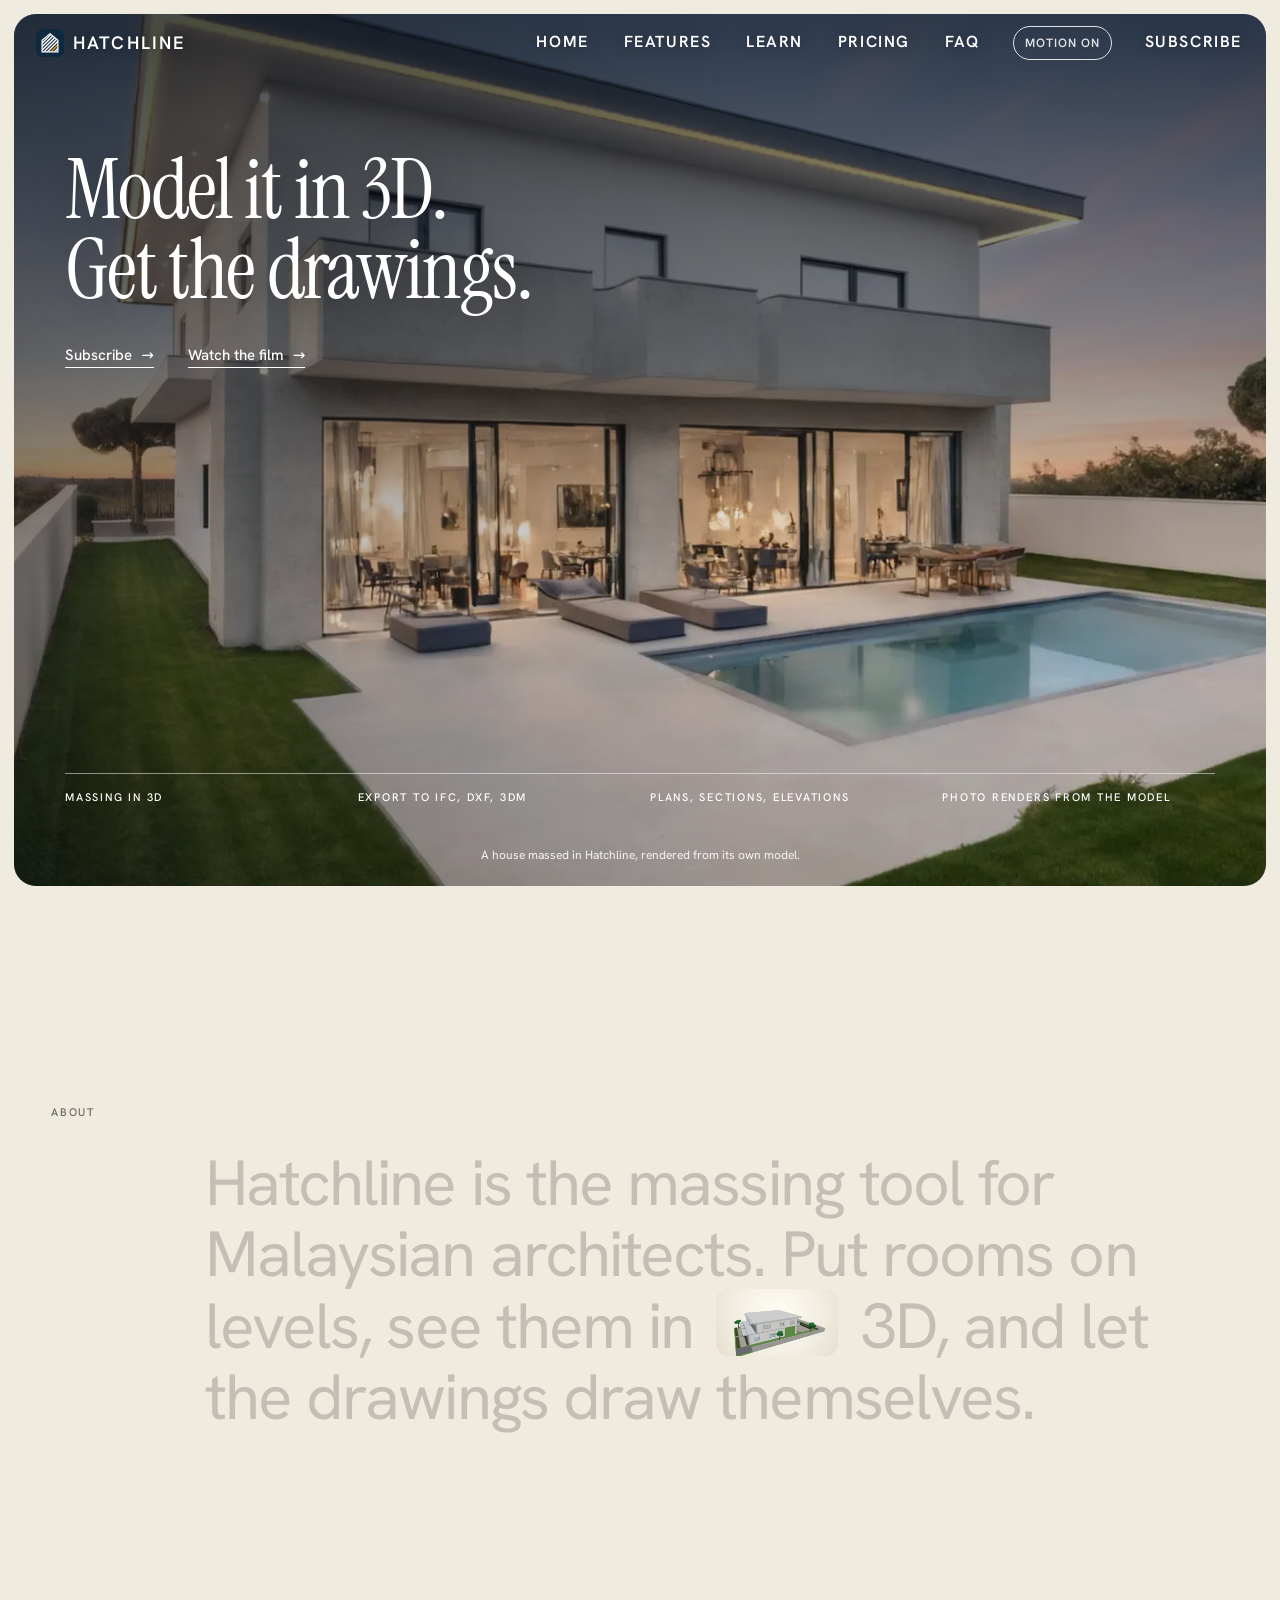
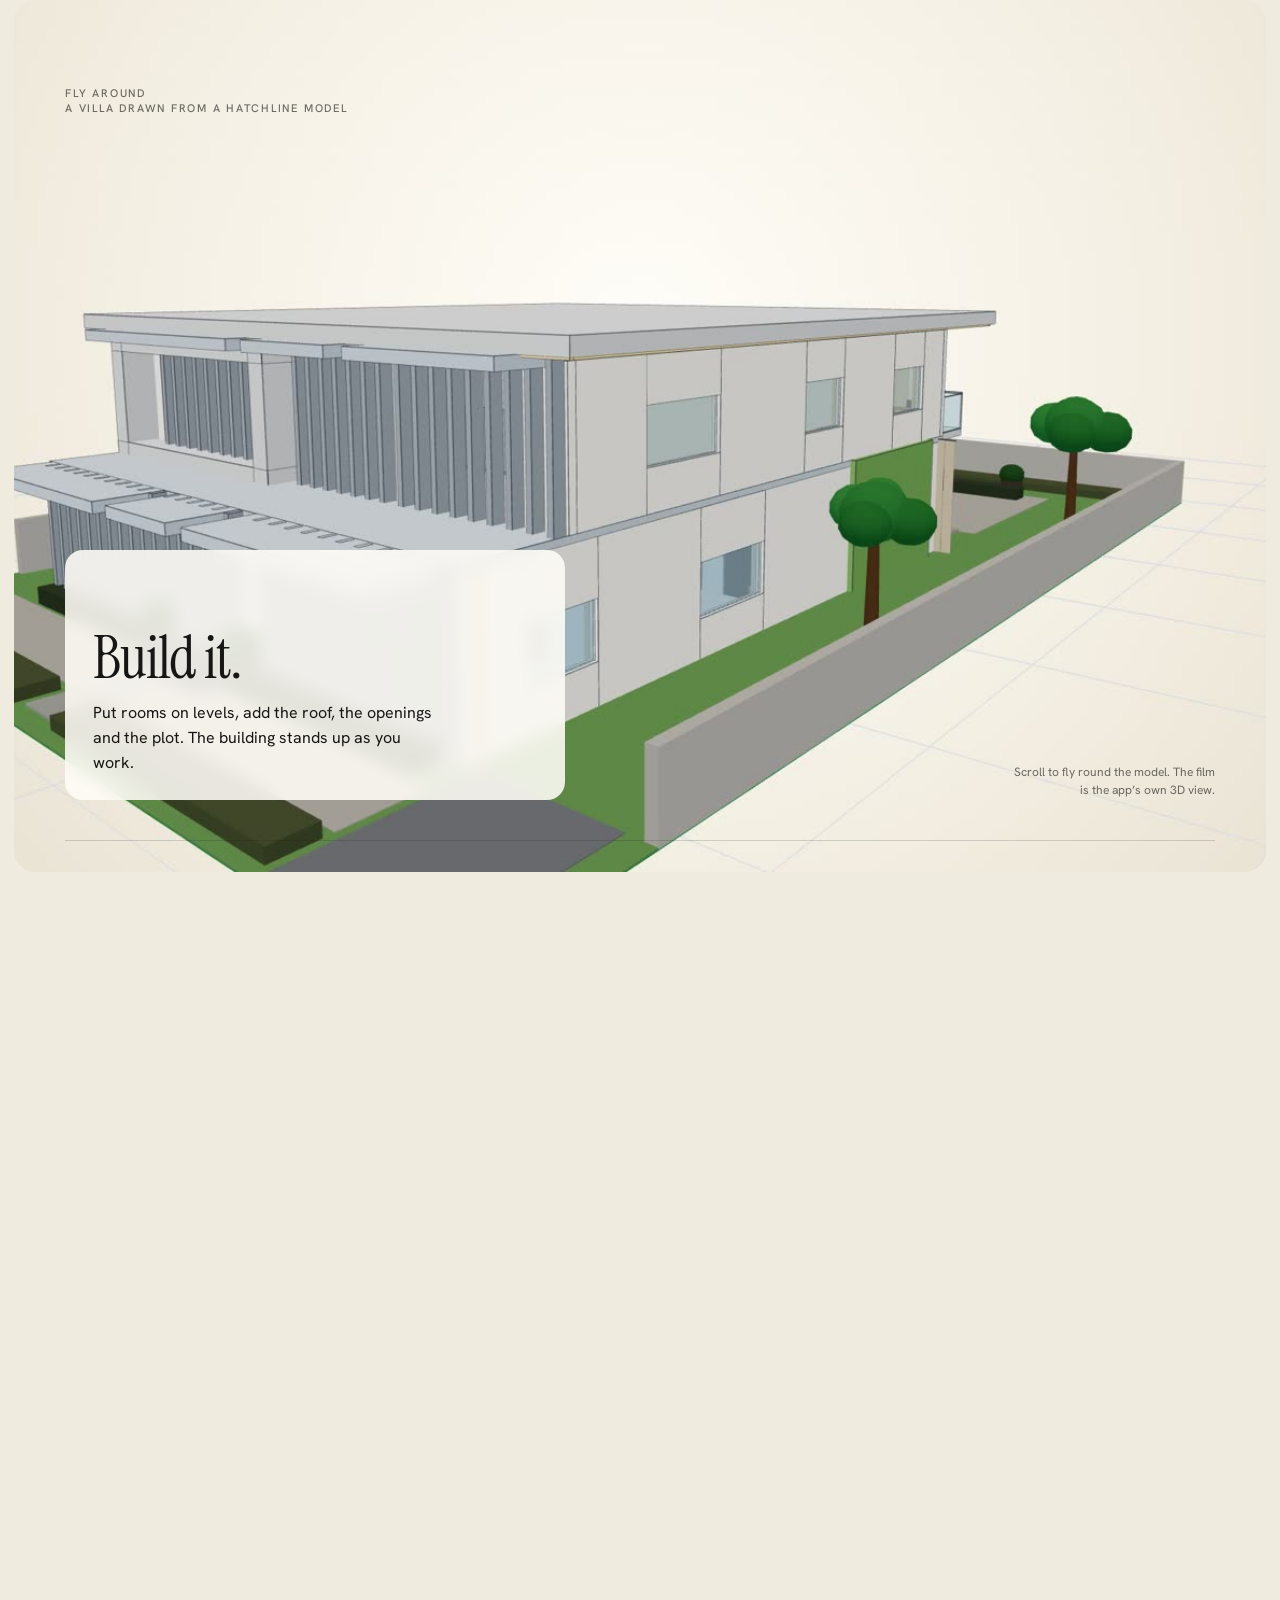
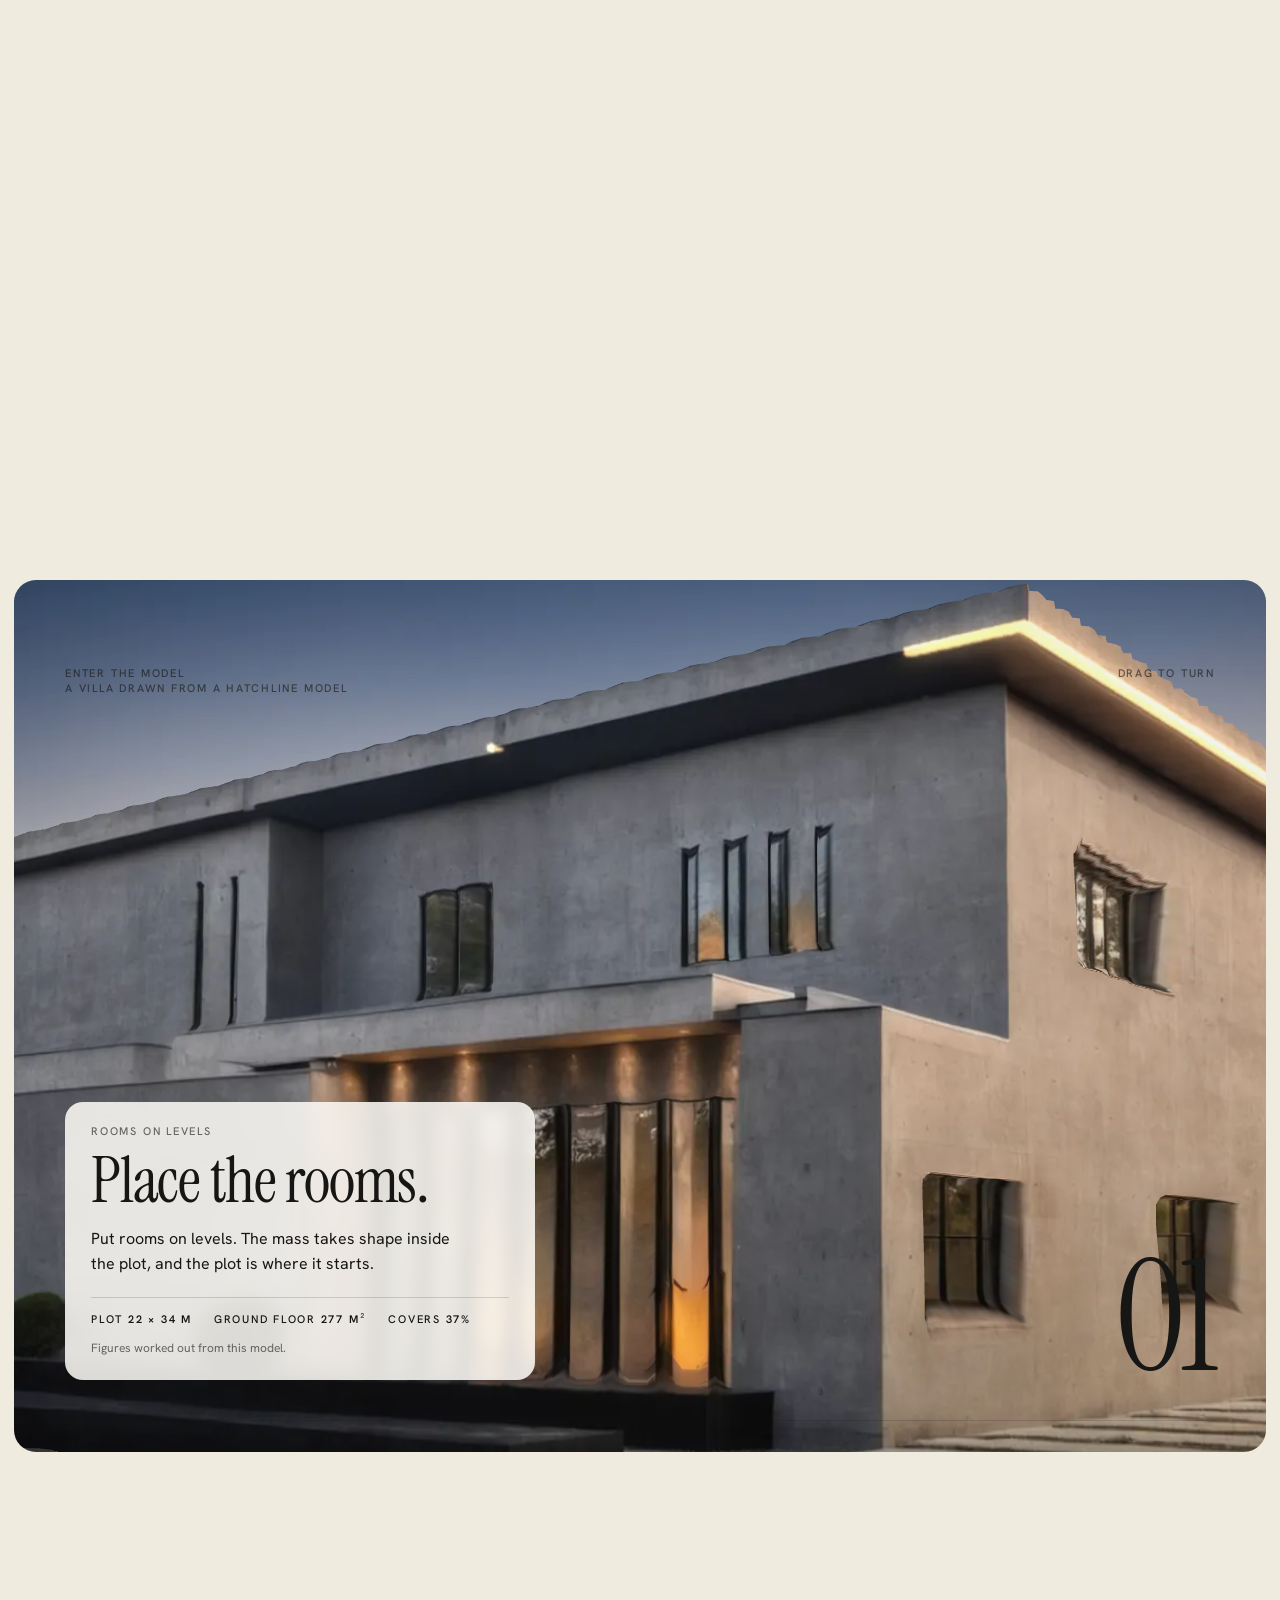
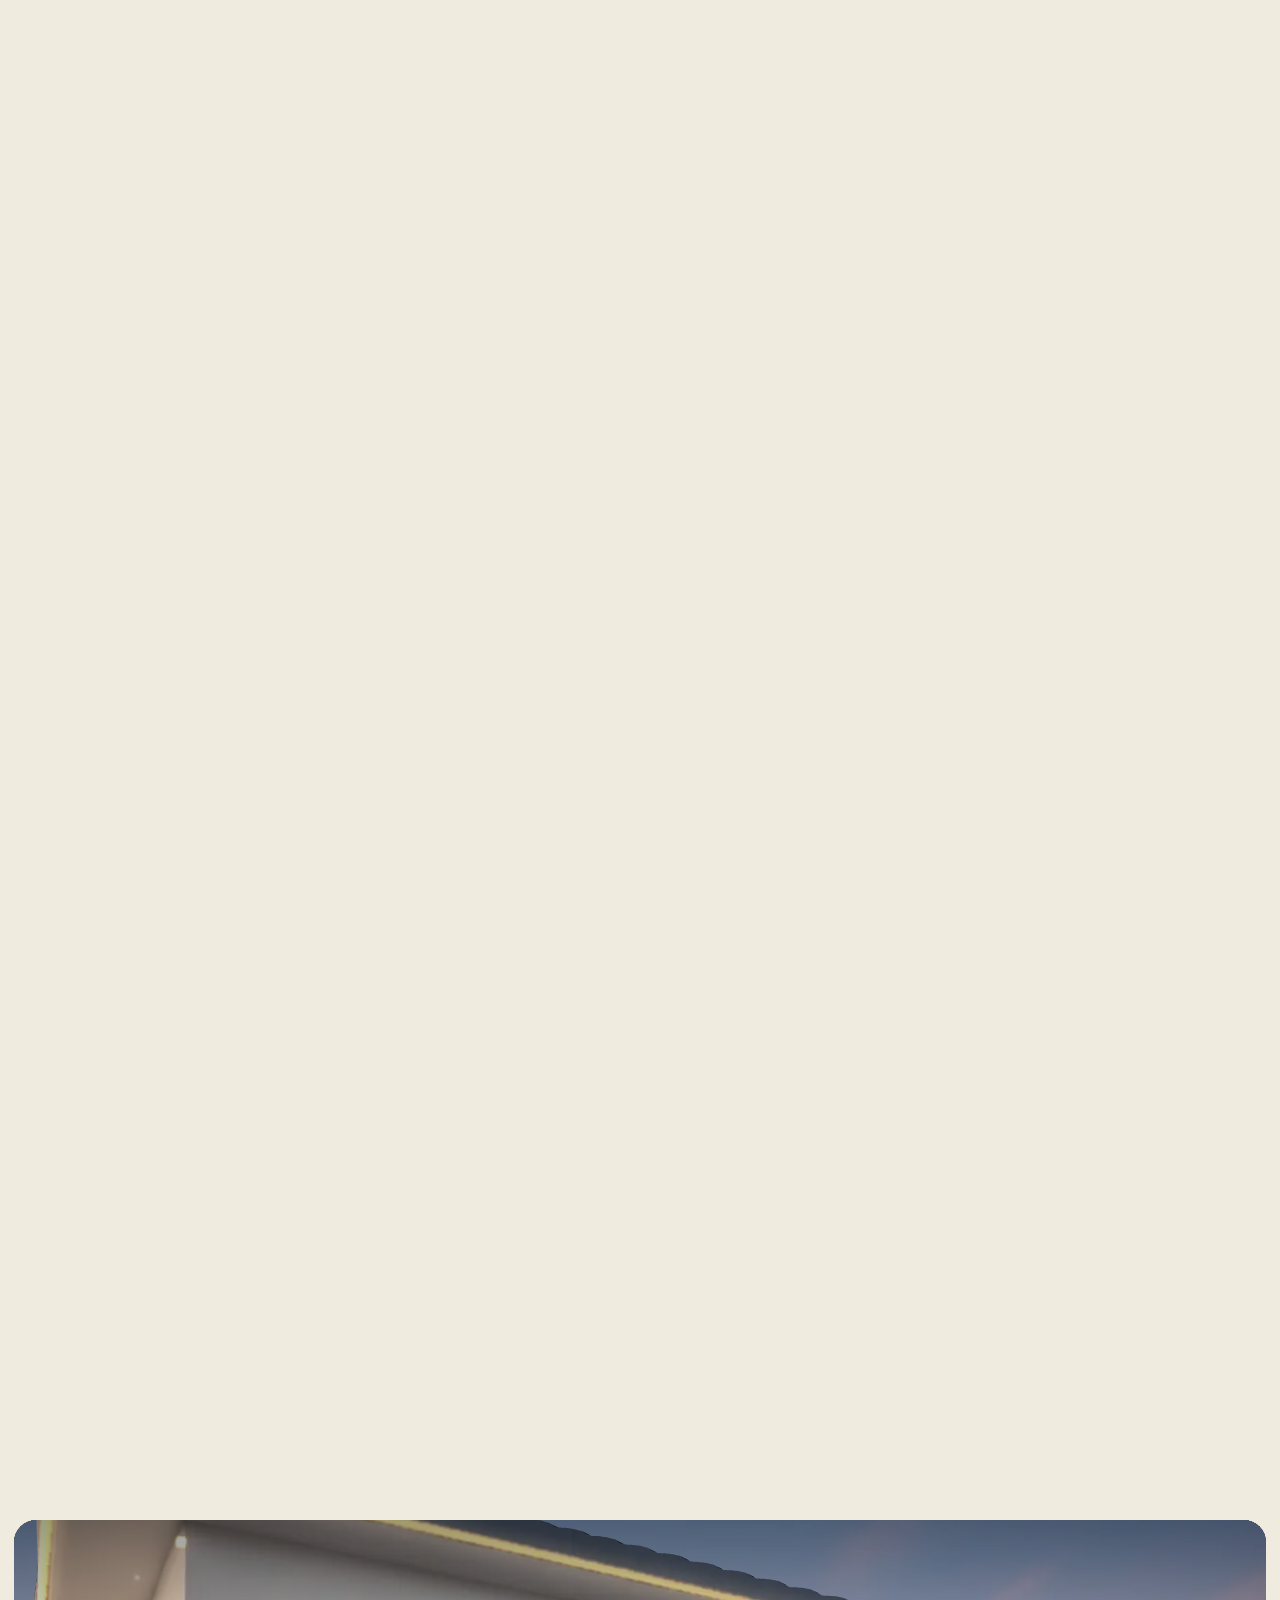
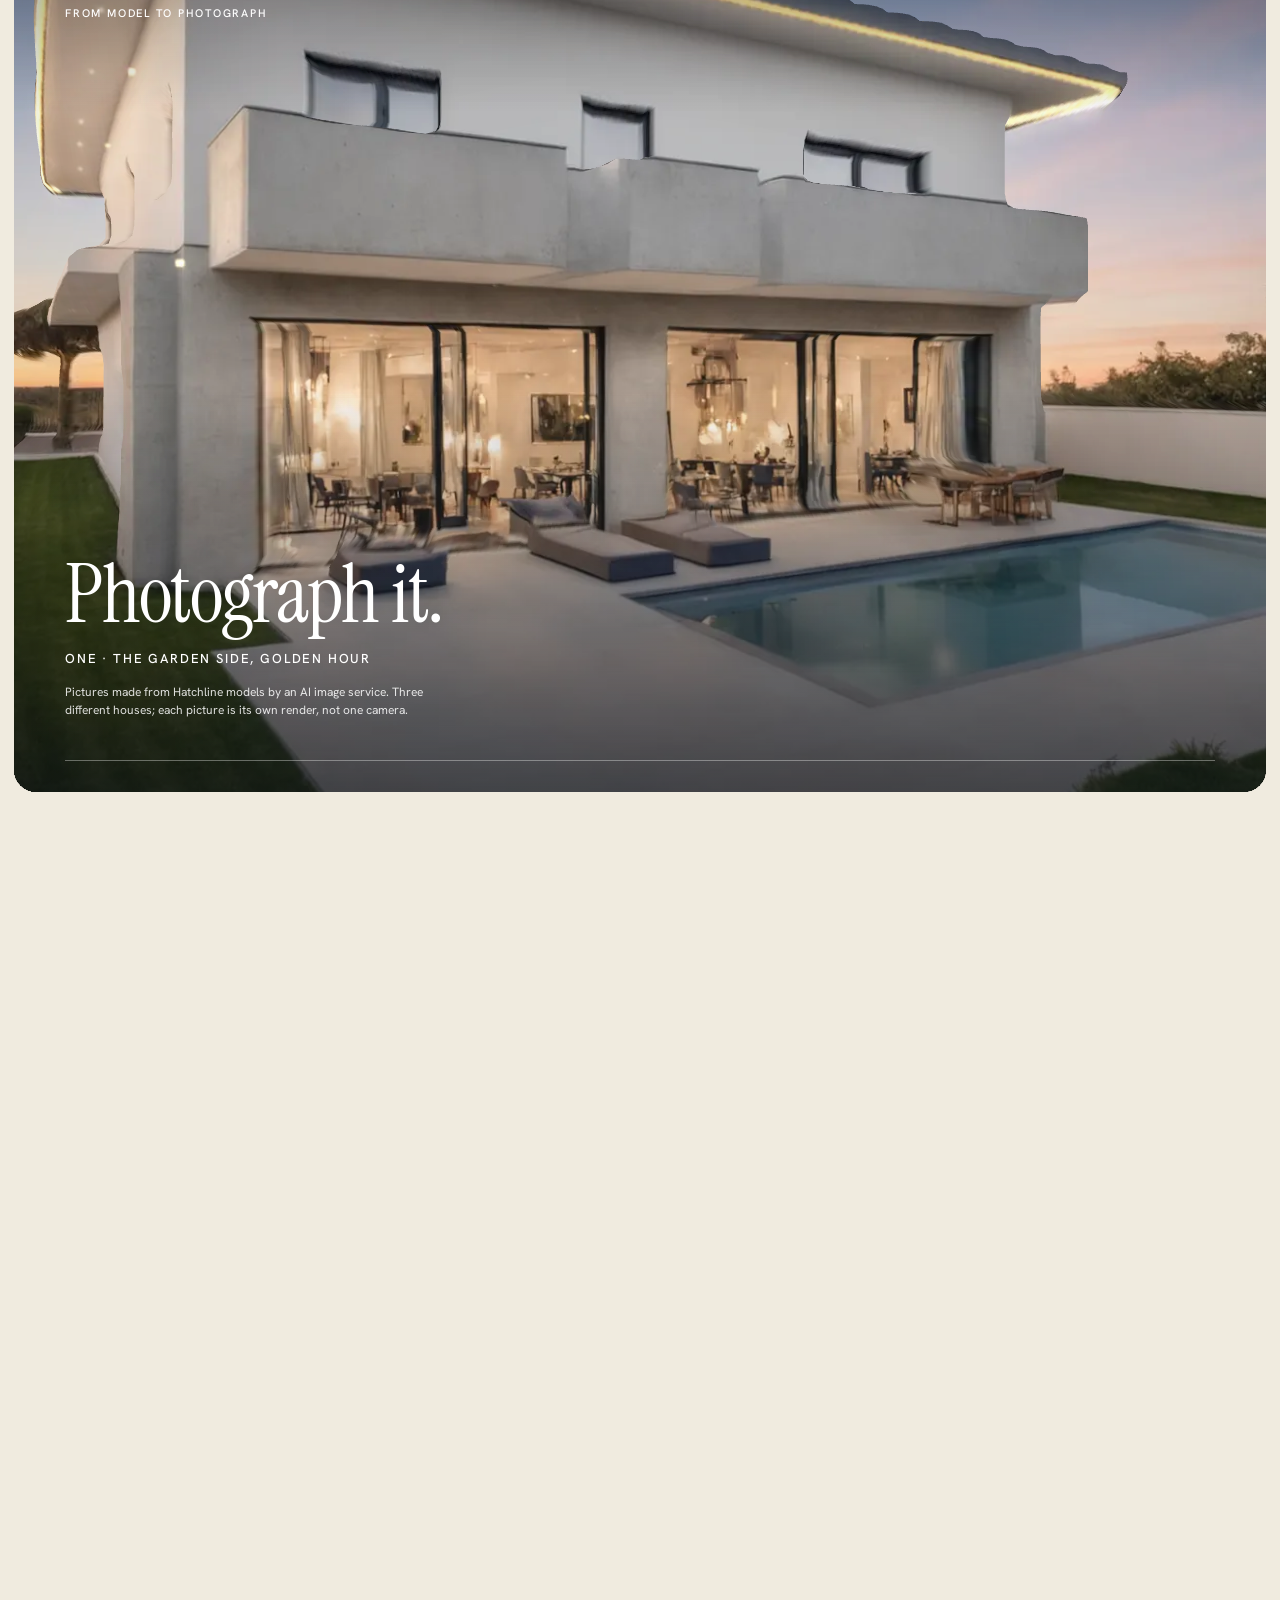
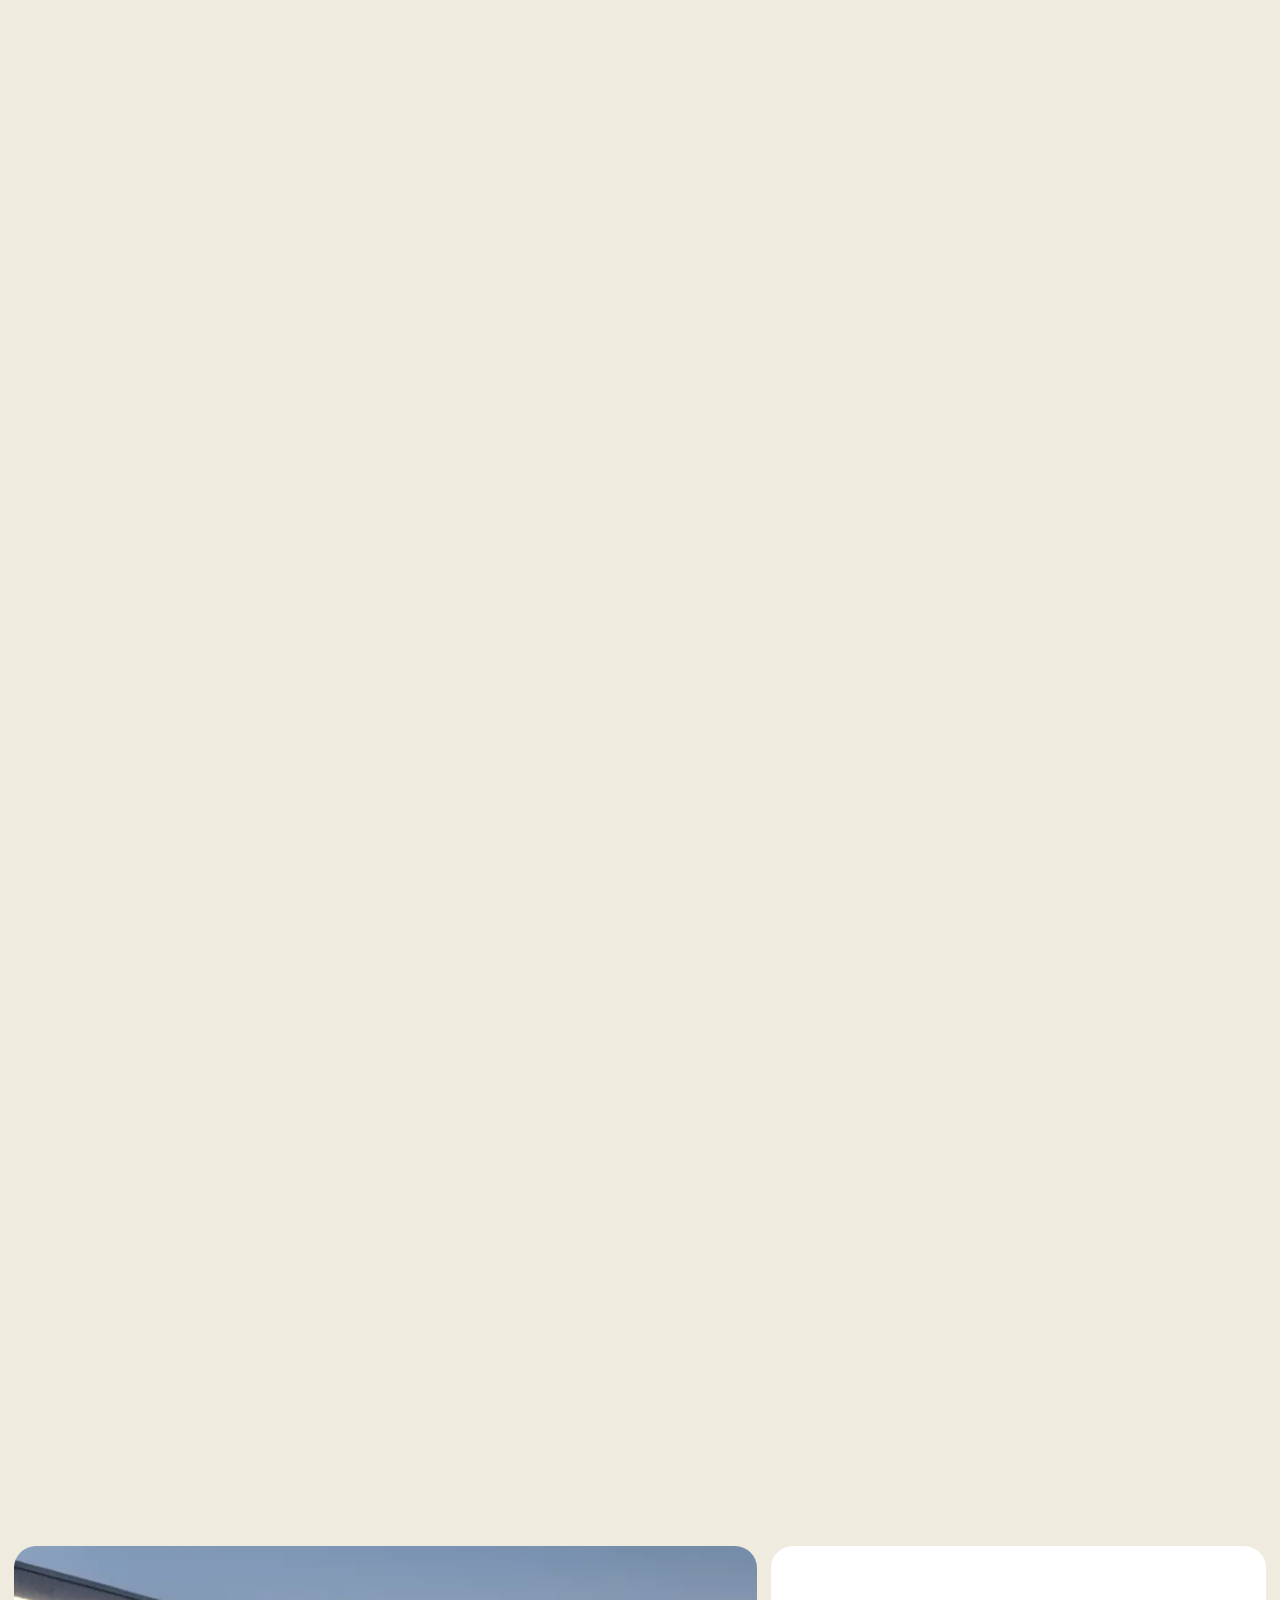
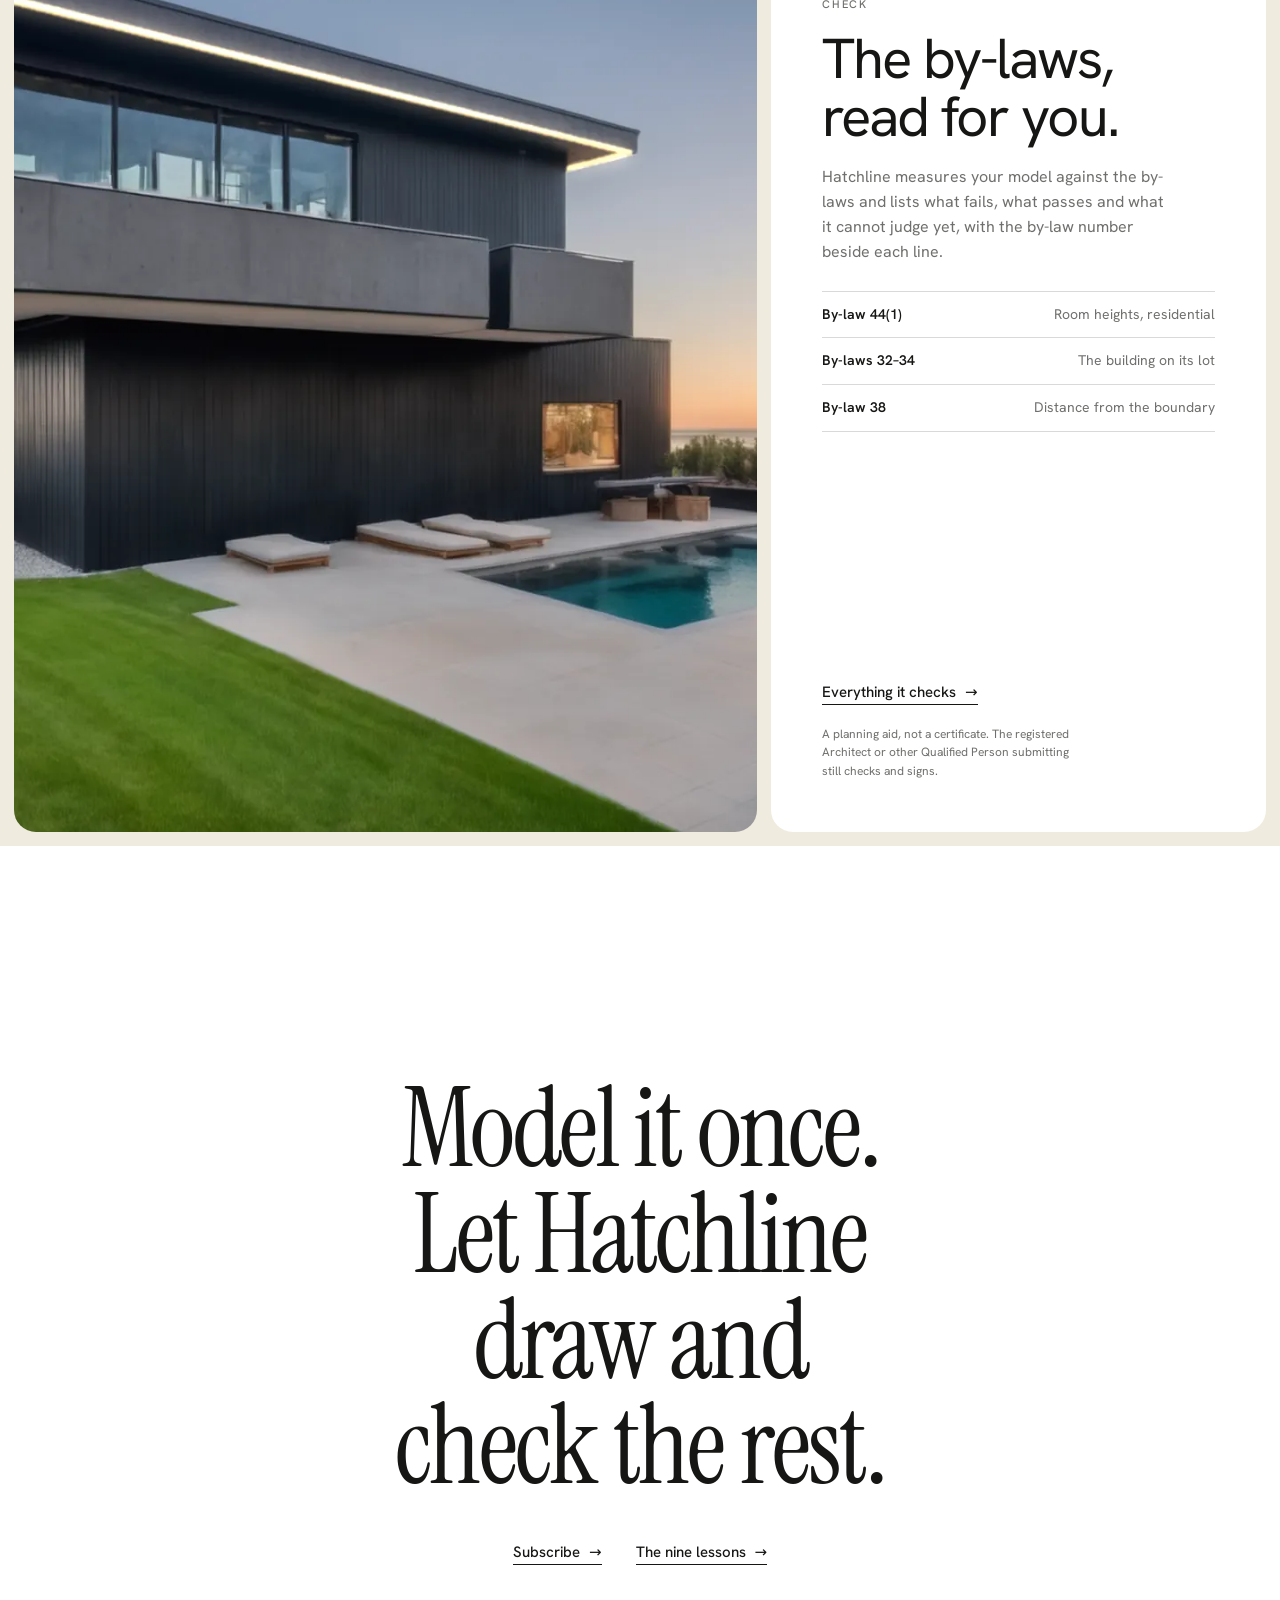
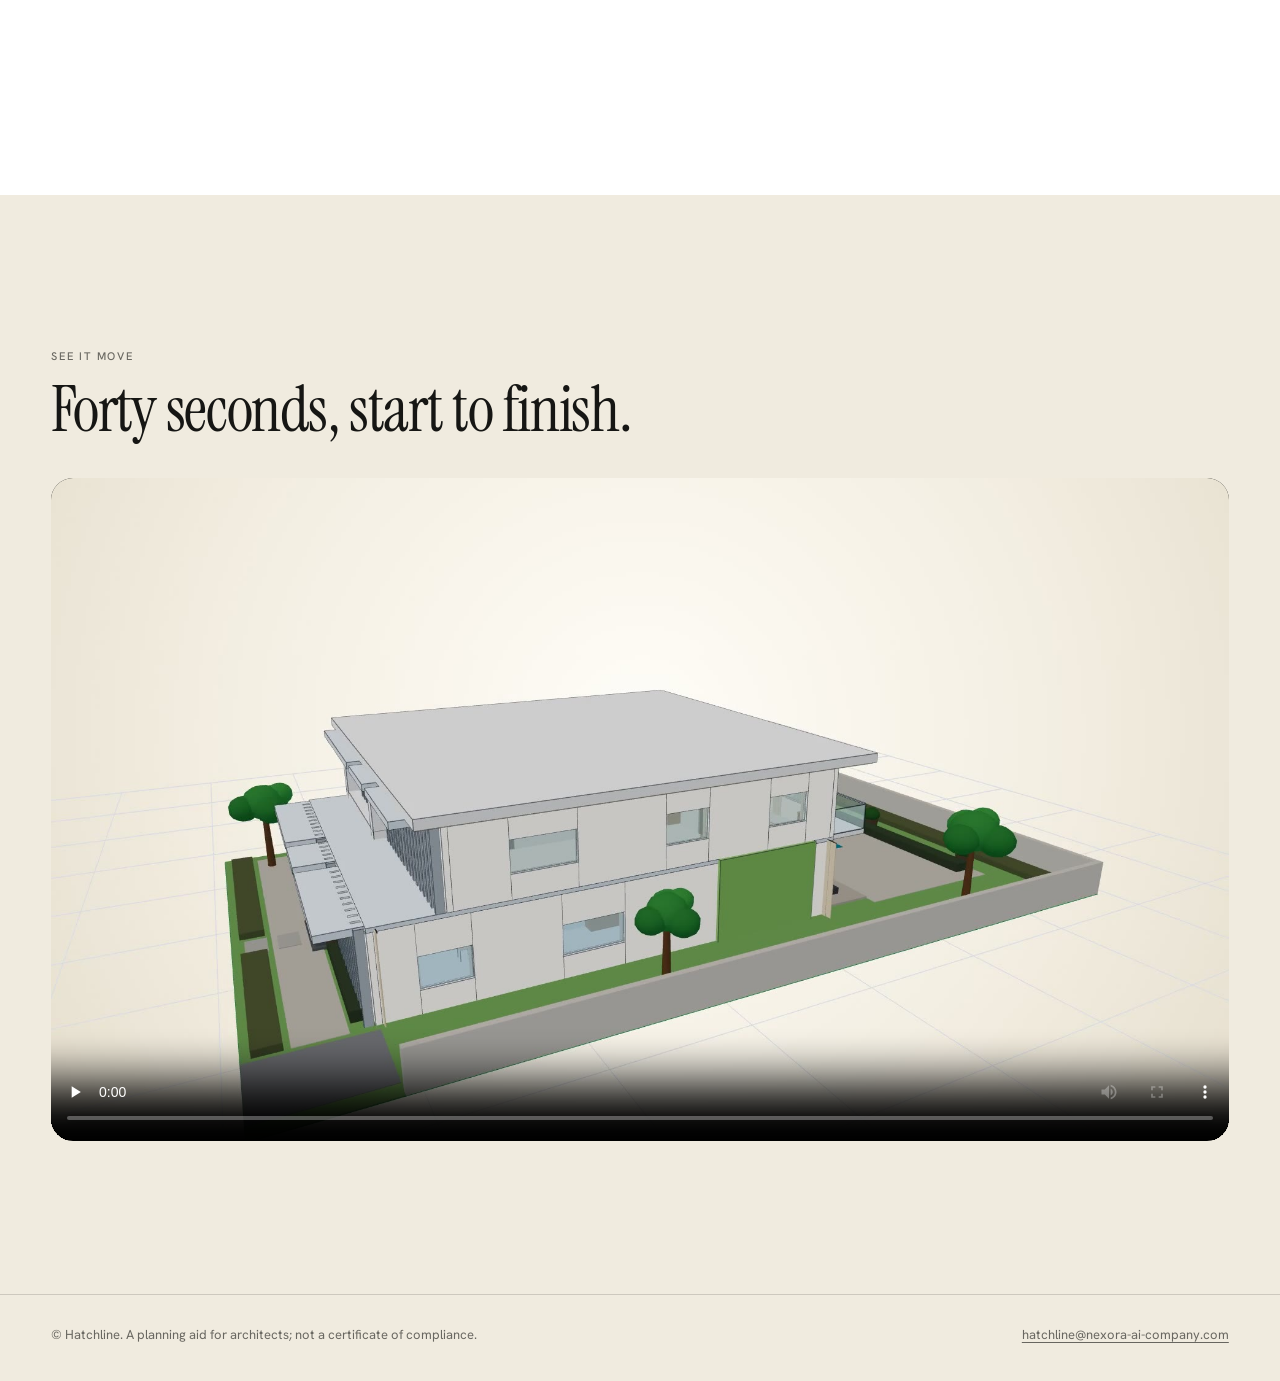
<file: index-new.html>
<!doctype html>
<html lang="en">
<head>
<meta charset="utf-8">
<meta name="viewport" content="width=device-width, initial-scale=1">
<title>Hatchline: massing and drawings for Malaysian architects</title>
<meta name="description" content="Block out a building in 3D and let the drawings draw themselves. Made for Malaysian architects.">
<meta property="og:title" content="Hatchline">
<meta property="og:description" content="Massing and drawings for Malaysian architects.">
<meta property="og:type" content="website">
<link rel="canonical" href="https://hatchline.my/">
<meta property="og:url" content="https://hatchline.my/">
<meta property="og:site_name" content="Hatchline">
<meta property="og:image" content="https://hatchline.my/assets/og-share.jpg">
<meta property="og:image:width" content="1200">
<meta property="og:image:height" content="630">
<meta name="twitter:card" content="summary_large_image">
<meta name="twitter:image" content="https://hatchline.my/assets/og-share.jpg">
<meta name="theme-color" content="#f0ebdf">
<link rel="icon" type="image/svg+xml" href="assets/favicon.svg">
<link rel="preload" href="assets/fonts/HankenGrotesk-normal.woff2" as="font" type="font/woff2" crossorigin>
<link rel="preload" href="assets/fonts/InstrumentSerif-normal.woff2" as="font" type="font/woff2" crossorigin>
<link rel="stylesheet" href="assets/fonts.css">
<script>try{if(localStorage.getItem('hatchline.motion')==='off')document.documentElement.dataset.motion='off'}catch(e){}</script>
<style>
:root{
  --paper:#f0ebdf; --white:#fff; --ink:#161614; --soft:rgba(22,22,20,.62); --faint:rgba(22,22,20,.16);
  --serif:"Instrument Serif",Georgia,"Times New Roman",serif; --sans:"Hanken Grotesk",system-ui,-apple-system,"Segoe UI",Roboto,sans-serif;
  --gap:14px; --round:22px; --pad:clamp(20px,4vw,56px);
}
*{box-sizing:border-box;margin:0}
html{scroll-behavior:smooth}
body{background:var(--paper);color:var(--ink);font:400 16px/1.55 var(--sans);-webkit-font-smoothing:antialiased;overflow-x:hidden}
a{color:inherit;text-decoration:none}
img,video,canvas{display:block;max-width:100%}
:focus-visible{outline:2px solid var(--ink);outline-offset:3px}
.caps{font:500 11px/1.4 var(--sans);letter-spacing:.16em;text-transform:uppercase}
.arrow{display:inline-flex;align-items:center;gap:.6em;font:500 15px/1.2 var(--sans);padding-bottom:3px;border-bottom:1px solid currentColor;transition:gap .25s}
.arrow::after{content:"\2192"}
.arrow:hover{gap:.95em}

/* the bar: small, plain, and the colour of whatever is behind it */
.top{position:fixed;inset:0 0 auto;z-index:30;display:flex;align-items:center;justify-content:space-between;padding:calc(var(--gap) + 12px) calc(var(--gap) + 22px);color:var(--ink);transition:color .35s}
.top.photo{color:#fff}
.top .mark{display:flex;align-items:center;gap:9px;font:700 18px/1 var(--sans);letter-spacing:.12em;text-transform:uppercase}
.top .mark img{width:28px;height:28px}
.top nav{display:flex;gap:clamp(14px,2.4vw,34px);font:600 16px/1 var(--sans);letter-spacing:.1em;text-transform:uppercase}
.top nav a{opacity:1;padding:8px 2px;border-bottom:2px solid transparent}.top nav a:hover{border-bottom-color:currentColor}
.top.photo{text-shadow:0 1px 14px rgba(10,16,24,.45)}
@media(max-width:700px){.top nav a:not(.sub){display:none}}
@media(max-width:520px){.top .mark{font-size:15px;letter-spacing:.08em;gap:7px}.top .mark img{width:24px;height:24px}.top nav{font-size:14px;letter-spacing:.06em}}

/* 1. a bright photograph, set into the page like a plate */
.hero{height:100svh;min-height:560px;padding:var(--gap)}
.hero .card{position:relative;height:100%;border-radius:var(--round);overflow:hidden;color:#fff;isolation:isolate}
.hero picture,.hero img.bg{position:absolute;inset:0;width:100%;height:100%;z-index:-2}
.hero img.bg{object-fit:cover;object-position:40% 45%}
.hero .card::after{content:"";position:absolute;inset:0;z-index:-1;background:linear-gradient(to bottom,rgba(10,16,24,.66),rgba(10,16,24,.4) 38%,rgba(10,16,24,0) 66%),linear-gradient(to right,rgba(10,16,24,.35),rgba(10,16,24,0) 60%)}
.hero .copy{position:absolute;left:var(--pad);right:var(--pad);top:clamp(88px,15vh,160px)}
.hero h1{font:400 clamp(40px,6.6vw,106px)/.95 var(--serif);letter-spacing:-.02em;max-width:12.5em;text-shadow:0 2px 40px rgba(10,16,24,.35)}
.hero h1 span{display:block}
.hero .links{display:flex;flex-wrap:wrap;gap:12px 34px;align-items:flex-start;margin-top:clamp(22px,4vh,40px)}
.hero .facts{position:absolute;left:var(--pad);right:var(--pad);bottom:clamp(56px,9vh,88px);display:grid;grid-template-columns:repeat(4,1fr);gap:20px;padding-top:16px;border-top:1px solid rgba(255,255,255,.5)}
.hero .cap{position:absolute;left:0;right:0;bottom:22px;text-align:center;font:400 12px/1.4 var(--sans);opacity:.9;padding:0 var(--pad)}
@media(max-width:760px){
  .hero .facts{grid-template-columns:1fr 1fr;row-gap:14px}
}
.rise{opacity:1;transform:none}                       /* the first screen's words are readable at once: nothing waits for them */
.rise.d1{animation-delay:.2s}.rise.d2{animation-delay:.4s}.rise.d3{animation-delay:.6s}
@keyframes rise{to{opacity:1;transform:none}}

/* 2. one long sentence, with a picture set into it */
.about{padding:clamp(90px,16vw,220px) var(--pad) clamp(70px,12vw,170px)}
.about .caps{color:var(--soft);margin-bottom:28px}
.about .say{font:400 clamp(30px,5vw,72px)/1.1 var(--sans);letter-spacing:-.03em;max-width:21em;margin-left:clamp(0px,12vw,200px)}
.about .say .w{opacity:.2;transition:opacity .5s}
.about .say .w.on{opacity:1}
.thumb{display:inline-block;width:1.9em;height:1.05em;vertical-align:-.12em;margin:0 .12em;border-radius:.2em;overflow:hidden}
.thumb img{width:100%;height:100%;object-fit:cover}

/* 3. enter the model: a bright plate that stays while the page scrolls */
.enter{position:relative;height:460vh}
.stage{position:sticky;top:0;height:100svh;padding:var(--gap)}
.stage .card{position:relative;height:100%;border-radius:var(--round);overflow:hidden;background:linear-gradient(180deg,#bcd2e8 0%,#e9e3d8 52%,#f3e6cf 100%)}
.stage canvas{position:absolute;inset:0;width:100%;height:100%;touch-action:pan-y}
.stage .fallback{position:absolute;inset:0;width:100%;height:100%;display:none;object-fit:cover;opacity:.7}
.nogl .stage .fallback{display:block}
.stage .tl{position:absolute;left:var(--pad);top:calc(var(--gap) + 72px);color:var(--soft)}
.steps{position:absolute;left:var(--pad);bottom:clamp(40px,8vh,84px);width:min(470px,calc(100% - 2 * var(--pad)))}
.step{position:absolute;left:0;bottom:0;width:100%;opacity:0;transform:translateY(14px);transition:opacity .55s,transform .55s;pointer-events:none}
.step.on{opacity:1;transform:none;pointer-events:auto}
.step h2{font:400 clamp(40px,5vw,72px)/1 var(--serif);letter-spacing:-.02em;margin:10px 0 14px}
.step .sub{color:var(--soft)}
.step p{max-width:40ch;color:var(--ink)}
.step .facts{display:flex;flex-wrap:wrap;gap:6px 22px;margin-top:20px;padding-top:14px;border-top:1px solid var(--faint)}
.step .facts b{font-weight:600}
.step .note{margin-top:12px;font-size:12px;color:var(--soft)}
.step .arrow{margin-top:18px}
.num{position:absolute;right:var(--pad);bottom:clamp(40px,8vh,84px);font:400 clamp(72px,12vw,190px)/.8 var(--serif);letter-spacing:-.03em}
.bar{position:absolute;left:var(--pad);right:var(--pad);bottom:clamp(18px,3.4vh,34px);height:1px;background:var(--faint)}
.bar i{position:absolute;inset:0;background:var(--ink);transform:scaleX(0);transform-origin:left}
.hint{position:absolute;right:var(--pad);top:calc(var(--gap) + 72px);color:var(--soft)}
@media(max-width:760px){.num{display:none}.hint{display:none}.steps{bottom:50px}}

/* 2b. fly around: a film of a model, played by the scroll */
.fly{position:relative;height:420vh}
.fly .card{position:relative;height:100%;border-radius:var(--round);overflow:hidden;background:radial-gradient(circle at 50% 38%,#fffdf8 0%,#f4efe3 55%,#e6dfcf 100%)}
.fly .still,.fly video{position:absolute;inset:0;width:100%;height:100%;object-fit:cover}
.fly video{opacity:0;transition:opacity .5s}
.fly.ready video{opacity:1}
.fly .tl{position:absolute;left:var(--pad);top:calc(var(--gap) + 72px);color:var(--soft);z-index:2}
.flwords{position:absolute;left:var(--pad);bottom:clamp(40px,8vh,84px);width:min(500px,calc(100% - 2 * var(--pad)));min-height:250px;padding:24px 28px;border-radius:18px;background:rgba(255,253,248,.88);backdrop-filter:blur(8px);z-index:2}
.fl{position:absolute;left:28px;right:28px;bottom:24px;opacity:0;transform:translateY(14px);transition:opacity .55s,transform .55s}
.fl.on{opacity:1;transform:none}
.fl h2{font:400 clamp(40px,4.6vw,68px)/.98 var(--serif);letter-spacing:-.02em;margin:0 0 14px}
.fl p{max-width:38ch;color:var(--ink)}
.fly .note{position:absolute;right:var(--pad);bottom:clamp(40px,8vh,84px);max-width:30ch;text-align:right;font-size:12px;color:var(--soft);z-index:2}
@media(max-width:760px){.fly .note{display:none}}

/* 3b. from model to photograph: three renders, wiped in by the scroll */
.photos{position:relative;height:360vh}
.photos .card{position:relative;height:100%;border-radius:var(--round);overflow:hidden;background:#161614}
.ph{position:absolute;inset:0;margin:0;overflow:hidden}
.ph img{width:100%;height:100%;object-fit:cover;will-change:transform}
.ph canvas{position:absolute;inset:0;width:100%;height:100%;pointer-events:none}
.photos .card::after{content:"";position:absolute;inset:0;background:linear-gradient(to top,rgba(10,16,24,.62),rgba(10,16,24,0) 46%),linear-gradient(to bottom,rgba(10,16,24,.35),rgba(10,16,24,0) 22%);pointer-events:none;z-index:2}
.photos .tl{position:absolute;left:var(--pad);top:calc(var(--gap) + 72px);color:#fff;z-index:3}
.pcs{position:absolute;left:var(--pad);right:var(--pad);bottom:clamp(40px,8vh,84px);color:#fff;z-index:3}
.pcs h2{font:400 clamp(44px,6.4vw,100px)/.98 var(--serif);letter-spacing:-.02em;margin:0 0 16px}
.pc{display:none;font:500 13px/1.4 var(--sans);letter-spacing:.14em;text-transform:uppercase}
.pc.on{display:block}
.pcs .note{max-width:52ch;margin-top:14px;font-size:12px;opacity:.85}
.photos .bar{z-index:3;background:rgba(255,255,255,.35)}
.photos .bar i{background:#fff}

.stage #photo3d{opacity:0;pointer-events:none}
.enter .card::after{content:"";position:absolute;inset:0;pointer-events:none;opacity:0;transition:opacity .6s;background:linear-gradient(to top,rgba(10,16,24,.66),rgba(10,16,24,0) 48%),linear-gradient(to bottom,rgba(10,16,24,.4),rgba(10,16,24,0) 24%)}
.enter.photoview .card::after{opacity:1}
.enter .step{box-sizing:border-box;padding:22px 26px;border-radius:18px;background:rgba(255,253,248,.86);backdrop-filter:blur(8px);transition:opacity .55s,transform .55s,background .5s,color .5s}
.enter.photoview .step{background:transparent;backdrop-filter:none;color:#fff}
.enter.photoview .step .sub,.enter.photoview .step p,.enter.photoview .step .note,.enter.photoview .tl,.enter.photoview .hint,.enter.photoview .num{color:#fff}
.enter.photoview .bar{background:rgba(255,255,255,.35)}.enter.photoview .bar i{background:#fff}
.enter .steps,.enter .num,.enter .tl,.enter .hint,.enter .bar{z-index:3}
/* 4. a plate beside a page of words */
.split{display:grid;grid-template-columns:1.5fr 1fr;gap:var(--gap);padding:0 var(--gap) var(--gap);min-height:100svh}
.split .plate{position:relative;border-radius:var(--round);overflow:hidden;min-height:60vh}
.split .plate img{position:absolute;inset:0;width:100%;height:100%;object-fit:cover}
.split .page{background:var(--white);border-radius:var(--round);padding:var(--pad);display:flex;flex-direction:column;justify-content:space-between;gap:36px}
.split .page h2{font:400 clamp(38px,4.4vw,64px)/1.02 var(--sans);letter-spacing:-.035em;margin:18px 0 20px}
.split .page p{color:var(--soft);max-width:38ch}
.split .page .caps{color:var(--soft)}
.laws{list-style:none;padding:0;margin:26px 0 0;border-top:1px solid var(--faint)}
.laws li{display:flex;justify-content:space-between;gap:16px;padding:12px 0;border-bottom:1px solid var(--faint);font-size:14px}
.laws li span:first-child{font-weight:600;white-space:nowrap}
.laws li span:last-child{color:var(--soft);text-align:right}
.split .small{font-size:12px;color:var(--soft);max-width:44ch}
@media(max-width:900px){.split{grid-template-columns:1fr;min-height:0}.split .plate{min-height:46vh}}

/* 5. one line, said large */
.big{background:var(--white);padding:clamp(100px,18vw,260px) var(--pad);text-align:center}
.big h2{font:400 clamp(44px,8.6vw,138px)/.96 var(--serif);letter-spacing:-.025em;max-width:11ch;margin:0 auto 44px;text-wrap:balance}
.big .row{display:flex;justify-content:center;gap:34px;flex-wrap:wrap}

/* 6. the film, only when asked for */
.film{padding:clamp(80px,12vw,170px) var(--pad)}
.film .in{max-width:1180px;margin:0 auto}
.film .caps{color:var(--soft)}
.film h2{font:400 clamp(36px,5vw,72px)/1 var(--serif);letter-spacing:-.02em;margin:14px 0 36px}
.film video{width:100%;border-radius:var(--round);background:#000}

footer{display:flex;flex-wrap:wrap;justify-content:space-between;gap:14px;padding:30px var(--pad) 36px;border-top:1px solid var(--faint);font-size:13px;color:var(--soft)}
footer a{text-decoration:underline;text-underline-offset:3px}

@media(prefers-reduced-motion:reduce){
  html{scroll-behavior:auto}
  .rise{animation:none;opacity:1;transform:none}
  .about .say .w{opacity:1;transition:none}
  .step{transition:none}
}
html[data-motion=off] *,html[data-motion=off] *::before,html[data-motion=off] *::after{transition:none!important;animation:none!important;scroll-behavior:auto!important}
.motion{font:600 12px/1 var(--sans);letter-spacing:.08em;text-transform:uppercase;padding:8px 11px;border-radius:99px;border:1px solid currentColor;background:transparent;color:inherit;cursor:pointer;opacity:.85}
@media(max-width:700px){.top .motion{display:none}}
</style>
</head>
<body>

<header class="top photo" id="top">
  <a class="mark" href="#hero" data-home aria-label="Hatchline: back to the start"><img src="assets/logo.svg" alt="" width="22" height="22">hatchline</a>
  <nav aria-label="Main">
    <a href="#hero" data-home>Home</a>
    <a href="index.html#features">Features</a>
    <a href="index.html#learn">Learn</a>
    <a href="index.html#pricing">Pricing</a>
    <a href="index.html#faq">FAQ</a>
    <button class="motion" id="motionBtn" type="button" aria-pressed="false" title="Turn animation off or on">Motion on</button>
    <a class="sub" href="index.html#pricing">Subscribe</a>
  </nav>
</header>

<main>
<!-- 1. a bright photograph, rendered from a Hatchline model -->
<section class="hero" id="hero" aria-label="Hatchline">
  <div class="card">
    <picture>
      <source type="image/webp" srcset="assets/hero-villa-1600.webp 1600w, assets/hero-villa-2400.webp 2400w" sizes="100vw">
      <img class="bg" src="assets/hero-villa-1600.jpg" srcset="assets/hero-villa-900.jpg 900w, assets/hero-villa-1600.jpg 1600w" sizes="100vw" width="1600" height="991" fetchpriority="high"
           alt="A two-storey villa at golden hour with a lit pool, loungers and a terrace, rendered from a Hatchline model">
    </picture>
    <div class="copy">
      <h1 class="rise"><span>Model it in 3D.</span><span>Get the drawings.</span></h1>
      <div class="links rise d2">
        <a class="arrow" href="index.html#pricing">Subscribe</a>
        <a class="arrow" href="#film">Watch the film</a>
      </div>
    </div>
    <div class="facts caps rise d3">
      <span>Massing in 3D</span><span>Export to IFC, DXF, 3dm</span><span>Plans, sections, elevations</span><span>Photo renders from the model</span>
    </div>
    <p class="cap">A house massed in Hatchline, rendered from its own model.</p>
  </div>
</section>

<!-- 2. what it is, in one sentence -->
<section class="about" id="about">
  <div class="caps">About</div>
  <p class="say" id="say">Hatchline is the massing tool for Malaysian architects. Put rooms on levels, see them in <span class="thumb"><img src="assets/hero3d.jpg" alt="" width="1920" height="1080" loading="lazy"></span> 3D, and let the drawings draw themselves.</p>
</section>

<!-- 2b. fly around: a short film of a model, scrubbed by the scroll -->
<section class="fly" id="fly" aria-label="Fly around a Hatchline model">
  <div class="stage">
    <div class="card">
      <img class="still" src="assets/flyaround-poster.jpg" alt="A two-storey villa with a flat roof and a pool, drawn from a Hatchline model" width="1440" height="810" loading="lazy">
      <video id="flyvideo" muted playsinline preload="none" data-src="assets/flyaround.mp4" aria-hidden="true"></video>
      <div class="tl caps">Fly around<br>A villa drawn from a Hatchline model</div>
      <div class="flwords">
        <div class="fl on"><h2>Build it.</h2><p>Put rooms on levels, add the roof, the openings and the plot. The building stands up as you work.</p></div>
        <div class="fl"><h2>Walk around it.</h2><p>Turn the model, look at every side, and step inside the rooms.</p></div>
        <div class="fl"><h2>Show it.</h2><p>Then make the drawings, and photo-style pictures, from the same model.</p></div>
      </div>
      <div class="note">Scroll to fly round the model. The film is the app&rsquo;s own 3D view.</div>
      <div class="bar" aria-hidden="true"><i id="flybar"></i></div>
    </div>
  </div>
</section>

<!-- 3. enter the model: a real model of a villa, drawn from the same data the app uses -->
<section class="enter" id="enter" aria-label="Enter the model">
  <div class="stage">
    <div class="card">
      <img class="fallback" src="assets/hero3d.jpg" alt="" width="1920" height="1080" loading="lazy">
      <canvas id="villa" role="img" aria-label="An interactive 3D model of a two-storey villa on its plot. Scroll to move through it; drag to turn it."></canvas>
      <canvas id="photo3d" aria-hidden="true"></canvas>
      <div class="tl caps">Enter the model<br>A villa drawn from a Hatchline model</div>
      <div class="hint caps" aria-hidden="true">Drag to turn</div>
      <div class="steps" id="steps">
        <div class="step" data-step="0">
          <div class="sub caps">Rooms on levels</div>
          <h2>Place the rooms.</h2>
          <p>Put rooms on levels. The mass takes shape inside the plot, and the plot is where it starts.</p>
          <div class="facts caps"><span>Plot <b id="f-plot">22 &times; 34 m</b></span><span>Ground floor <b id="f-foot">277 m&sup2;</b></span><span>Covers <b id="f-cov">37%</b></span></div>
          <div class="note">Figures worked out from this model.</div>
        </div>
        <div class="step" data-step="1">
          <div class="sub caps">The levels pulled apart</div>
          <h2>See it in 3D.</h2>
          <p>Pull the levels apart and see how they stack. Windows, doors, slabs and every facade feature are in the model.</p>
          <div class="facts caps"><span><b id="f-st">2</b> storeys</span><span><b id="f-h">6.95 m</b> high</span><span><b id="f-rooms">18</b> rooms</span><span><b id="f-area">502 m&sup2;</b> of floor</span></div>
          <div class="note">Figures worked out from this model.</div>
        </div>
        <div class="step" data-step="2">
          <div class="sub caps">Against the by-laws</div>
          <h2>Check it.</h2>
          <p>Hatchline measures the model and checks it against the Uniform Building By-Laws 1984. You read the result, and the architect decides.</p>
          <a class="arrow" href="index.html#features">See what it checks</a>
          <div class="note">A planning aid for architects; not a certificate of compliance.</div>
        </div>
        <div class="step" data-step="3">
          <div class="sub caps">From the same model</div>
          <h2>Photograph it.</h2>
          <p>Make a photo-style picture of the building you just walked around. Move the pointer to look around it.</p>
          <div class="note">A picture made from this model by an AI image service. The lit pool, planting and furnishings are the renderer&rsquo;s, not the model&rsquo;s.</div>
        </div>
      </div>
      <div class="num" id="num" aria-hidden="true">01</div>
      <div class="bar" aria-hidden="true"><i id="bar"></i></div>
    </div>
  </div>
</section>

<!-- 3b. from model to photograph: three renders -->
<section class="photos" id="photos" aria-label="From model to photograph">
  <div class="stage">
    <div class="card">
      <figure class="ph" data-img="assets/hero-villa-1600.webp" data-depth="assets/depth-white.jpg"><picture><source type="image/webp" srcset="assets/hero-villa-1600.webp 1600w, assets/hero-villa-2400.webp 2400w" sizes="100vw"><img src="assets/hero-villa-1600.jpg" width="1600" height="990" loading="lazy" alt="A white two-storey villa at golden hour with a lit pool, rendered from a Hatchline model"></picture></figure>
      <figure class="ph" data-img="assets/render-street-1600.webp" data-depth="assets/depth-street.jpg"><picture><source type="image/webp" srcset="assets/render-street-1600.webp 1600w" sizes="100vw"><img src="assets/render-street-1600.jpg" width="1600" height="990" loading="lazy" alt="A concrete two-storey villa seen from the street at dusk, rendered from a Hatchline model"></picture></figure>
      <figure class="ph" data-img="assets/render-charcoal-1600.webp" data-depth="assets/depth-charcoal.jpg"><picture><source type="image/webp" srcset="assets/render-charcoal-1600.webp 1600w" sizes="100vw"><img src="assets/render-charcoal-1600.jpg" width="1600" height="990" loading="lazy" alt="A charcoal-clad villa with a concrete balcony over a lit pool at sunset, rendered from a Hatchline model"></picture></figure>
      <div class="tl caps">From model to photograph</div>
      <div class="pcs">
        <h2>Photograph it.</h2>
        <div class="pc on">One &middot; the garden side, golden hour</div>
        <div class="pc">Two &middot; from the street, dusk</div>
        <div class="pc">Three &middot; a charcoal villa over its pool</div>
        <div class="note">Pictures made from Hatchline models by an AI image service. Three different houses; each picture is its own render, not one camera.</div>
      </div>
      <div class="bar" aria-hidden="true"><i id="phbar"></i></div>
    </div>
  </div>
</section>

<!-- 4. a plate beside a page of words: what the check says -->
<section class="split" aria-label="The by-laws, read for you">
  <div class="plate">
    <picture>
      <source type="image/webp" srcset="assets/render-charcoal-1600.webp 1600w" sizes="(max-width:900px) 100vw, 60vw">
      <img src="assets/render-charcoal-1600.jpg" srcset="assets/render-charcoal-900.jpg 900w, assets/render-charcoal-1600.jpg 1600w" sizes="(max-width:900px) 100vw, 60vw" width="1600" height="990" loading="lazy"
           alt="A charcoal-clad villa with a concrete balcony over a lit pool and loungers at sunset, rendered from a Hatchline model">
    </picture>
  </div>
  <div class="page">
    <div>
      <div class="caps">Check</div>
      <h2>The by-laws, read for you.</h2>
      <p>Hatchline measures your model against the by-laws and lists what fails, what passes and what it cannot judge yet, with the by-law number beside each line.</p>
      <ul class="laws">
        <li><span>By-law 44(1)</span><span>Room heights, residential</span></li>
        <li><span>By-laws 32&ndash;34</span><span>The building on its lot</span></li>
        <li><span>By-law 38</span><span>Distance from the boundary</span></li>
      </ul>
    </div>
    <div>
      <a class="arrow" href="index.html#features">Everything it checks</a>
      <p class="small" style="margin-top:20px">A planning aid, not a certificate. The registered Architect or other Qualified Person submitting still checks and signs.</p>
    </div>
  </div>
</section>

<!-- 5. one line, said large -->
<section class="big">
  <h2>Model it once. Let Hatchline draw and check the rest.</h2>
  <div class="row">
    <a class="arrow" href="index.html#pricing">Subscribe</a>
    <a class="arrow" href="index.html#learn">The nine lessons</a>
  </div>
</section>

<!-- 6. the film opens when asked for: nothing is downloaded until then -->
<section class="film" id="film">
  <div class="in">
    <div class="caps">See it move</div>
    <h2>Forty seconds, start to finish.</h2>
    <video controls preload="none" playsinline poster="assets/hero3d.jpg" src="assets/hatchline-film.mp4"></video>
  </div>
</section>
</main>

<footer>
  <span>&copy; Hatchline. A planning aid for architects; not a certificate of compliance.</span>
  <span><a href="mailto:hatchline@nexora-ai-company.com">hatchline@nexora-ai-company.com</a></span>
</footer>

<script>
(function () {
  /* a referral link (hatchline.my/?ref=CODE) is remembered here, so the Subscribe page it leads to writes it into the email */
  try {
    var asked = (new URLSearchParams(location.search).get("ref") || "").toUpperCase().replace(/[^A-Z0-9-]/g, "").slice(0, 24);
    if (asked) localStorage.setItem("hatchline.ref", asked);
  } catch (e) { /* storage blocked: the link still works without the code */ }

  /* the logo and Home always bring the visitor back to the opening picture, at the very top */
  document.querySelectorAll("[data-home]").forEach(function (a) {
    a.addEventListener("click", function (e) {
      e.preventDefault();
      var calm = matchMedia("(prefers-reduced-motion: reduce)").matches;
      window.scrollTo({ top: 0, behavior: calm ? "auto" : "smooth" });
      if (location.hash) history.replaceState(null, "", location.pathname + location.search);
    });
  });

  /* the motion switch: off stops the animation and the scroll effects, and the page reads the same, still */
  var mb = document.getElementById("motionBtn"), moff = document.documentElement.dataset.motion === "off";
  mb.textContent = moff ? "Motion off" : "Motion on"; mb.setAttribute("aria-pressed", moff ? "true" : "false");
  mb.addEventListener("click", function () { try { localStorage.setItem("hatchline.motion", moff ? "on" : "off"); } catch (e) {} location.reload(); });

  /* the bar is white over the photograph and ink over the paper */
  var top = document.getElementById("top"), hero = document.getElementById("hero");
  var photos = document.getElementById("photos"), enter = document.getElementById("enter");
  var tint = function () { var pr = photos.getBoundingClientRect(); var er = enter.getBoundingClientRect(); top.classList.toggle("photo", hero.getBoundingClientRect().bottom > 70 || (pr.top < 60 && pr.bottom > 60) || (enter.classList.contains("photoview") && er.top < 60 && er.bottom > 60)); };
  addEventListener("scroll", tint, { passive: true });
  tint();

  /* the long sentence fills in, word by word, as it is read */
  var say = document.getElementById("say"), words = [];
  (function wrap(node) {
    Array.from(node.childNodes).forEach(function (n) {
      if (n.nodeType === 3) {
        var frag = document.createDocumentFragment();
        n.textContent.split(/(\s+)/).forEach(function (t) {
          if (!t) return;
          if (/^\s+$/.test(t)) { frag.appendChild(document.createTextNode(t)); return; }
          var s = document.createElement("span"); s.className = "w"; s.textContent = t; frag.appendChild(s); words.push(s);
        });
        node.replaceChild(frag, n);
      } else if (n.nodeType === 1 && !n.classList.contains("thumb")) wrap(n);
      else if (n.nodeType === 1) words.push(n);
    });
  })(say);
  var fill = function () {
    var r = say.getBoundingClientRect(), p = Math.min(1, Math.max(0, (innerHeight * 0.85 - r.top) / (r.height + innerHeight * 0.25)));
    var upto = Math.round(p * words.length);
    words.forEach(function (w, i) { w.classList.toggle("on", i < upto); });
  };
  if (matchMedia("(prefers-reduced-motion: reduce)").matches) words.forEach(function (w) { w.classList.add("on"); });
  else { addEventListener("scroll", fill, { passive: true }); addEventListener("resize", fill); fill(); }
})();
</script>
<script type="module" src="assets/fly.js"></script>
<script type="module" src="assets/reveal.js"></script>
<script type="module" src="assets/enter-model.js"></script>
</body>
</html>
</file>
<file: assets/fonts.css>
@font-face{font-family:"Hanken Grotesk";font-style:normal;font-weight:300 600;font-display:swap;src:url(fonts/HankenGrotesk-normal.woff2) format("woff2");unicode-range:U+0000-00FF, U+0131, U+0152-0153, U+02BB-02BC, U+02C6, U+02DA, U+02DC, U+0304, U+0308, U+0329, U+2000-206F, U+20AC, U+2122, U+2191, U+2193, U+2212, U+2215, U+FEFF, U+FFFD}
@font-face{font-family:"Instrument Serif";font-style:italic;font-weight:400;font-display:swap;src:url(fonts/InstrumentSerif-italic.woff2) format("woff2");unicode-range:U+0000-00FF, U+0131, U+0152-0153, U+02BB-02BC, U+02C6, U+02DA, U+02DC, U+0304, U+0308, U+0329, U+2000-206F, U+20AC, U+2122, U+2191, U+2193, U+2212, U+2215, U+FEFF, U+FFFD}
@font-face{font-family:"Instrument Serif";font-style:normal;font-weight:400;font-display:swap;src:url(fonts/InstrumentSerif-normal.woff2) format("woff2");unicode-range:U+0000-00FF, U+0131, U+0152-0153, U+02BB-02BC, U+02C6, U+02DA, U+02DC, U+0304, U+0308, U+0329, U+2000-206F, U+20AC, U+2122, U+2191, U+2193, U+2212, U+2215, U+FEFF, U+FFFD}
</file>
